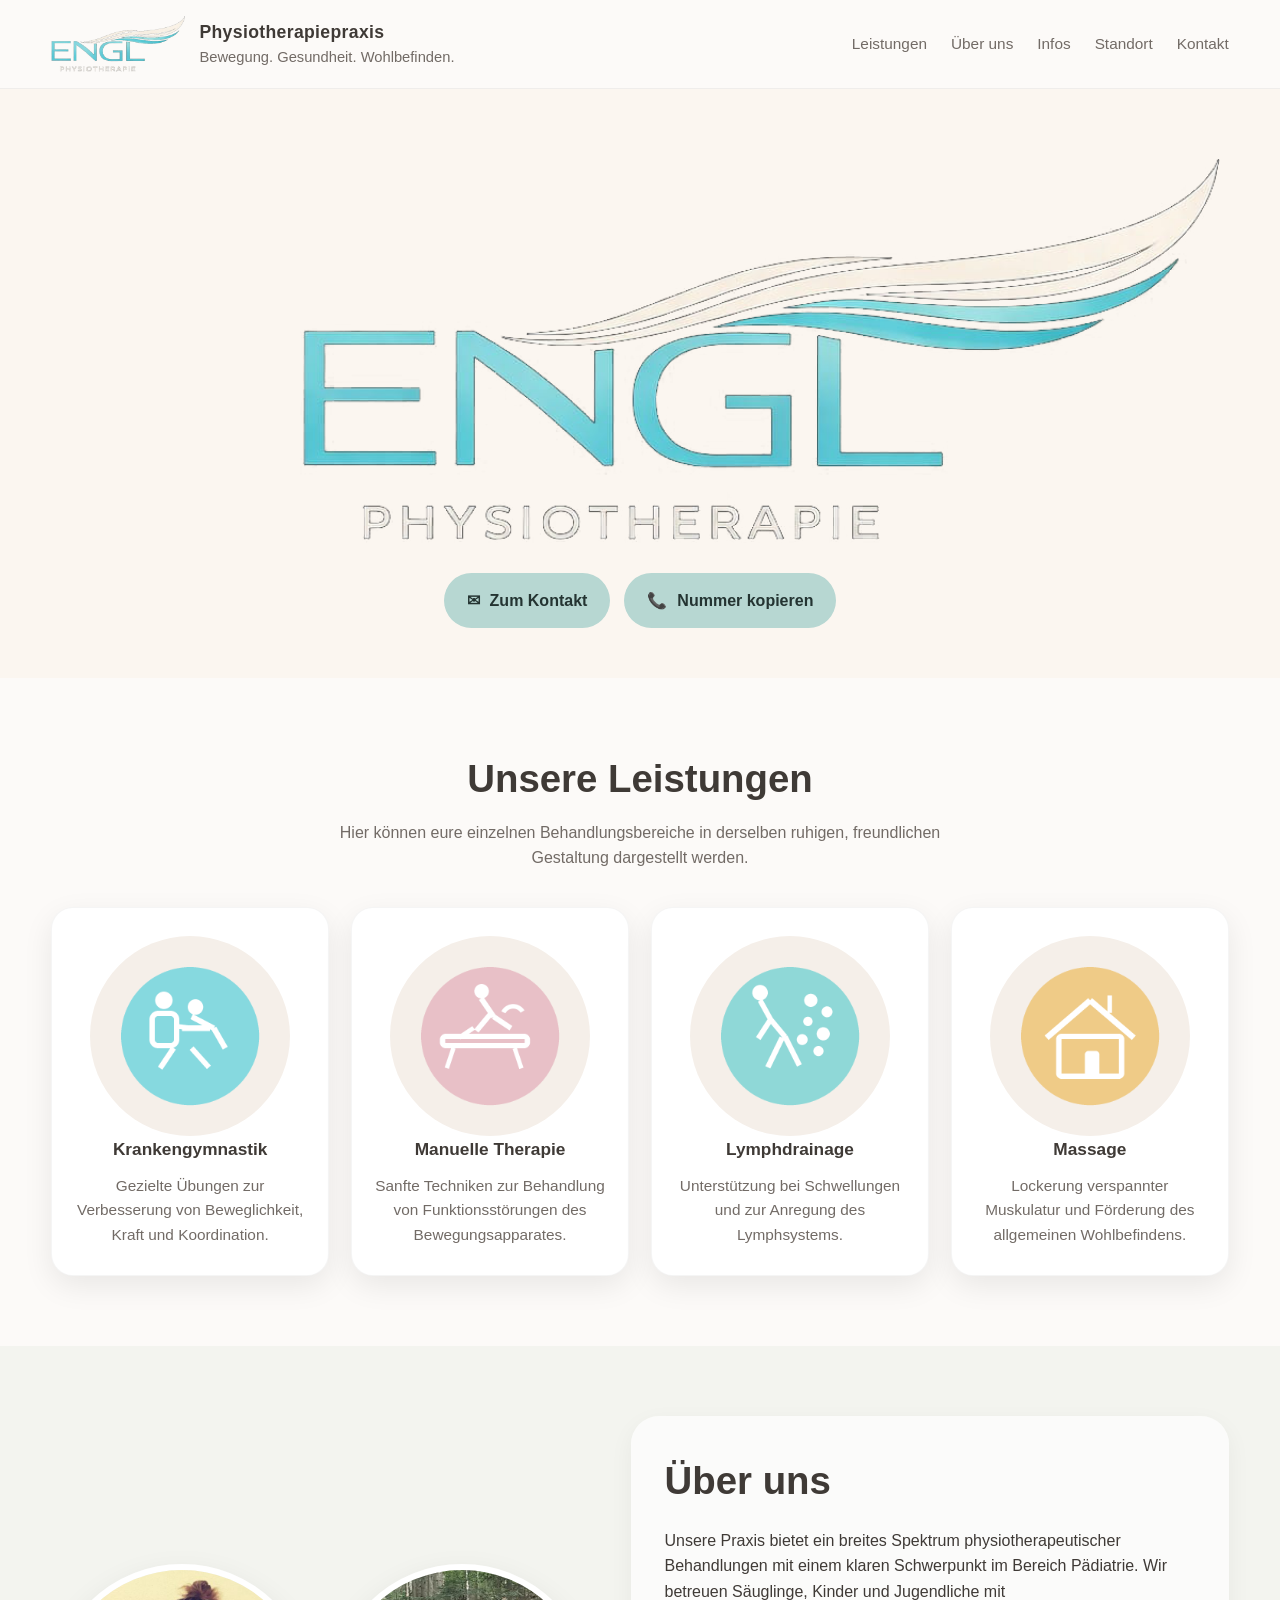
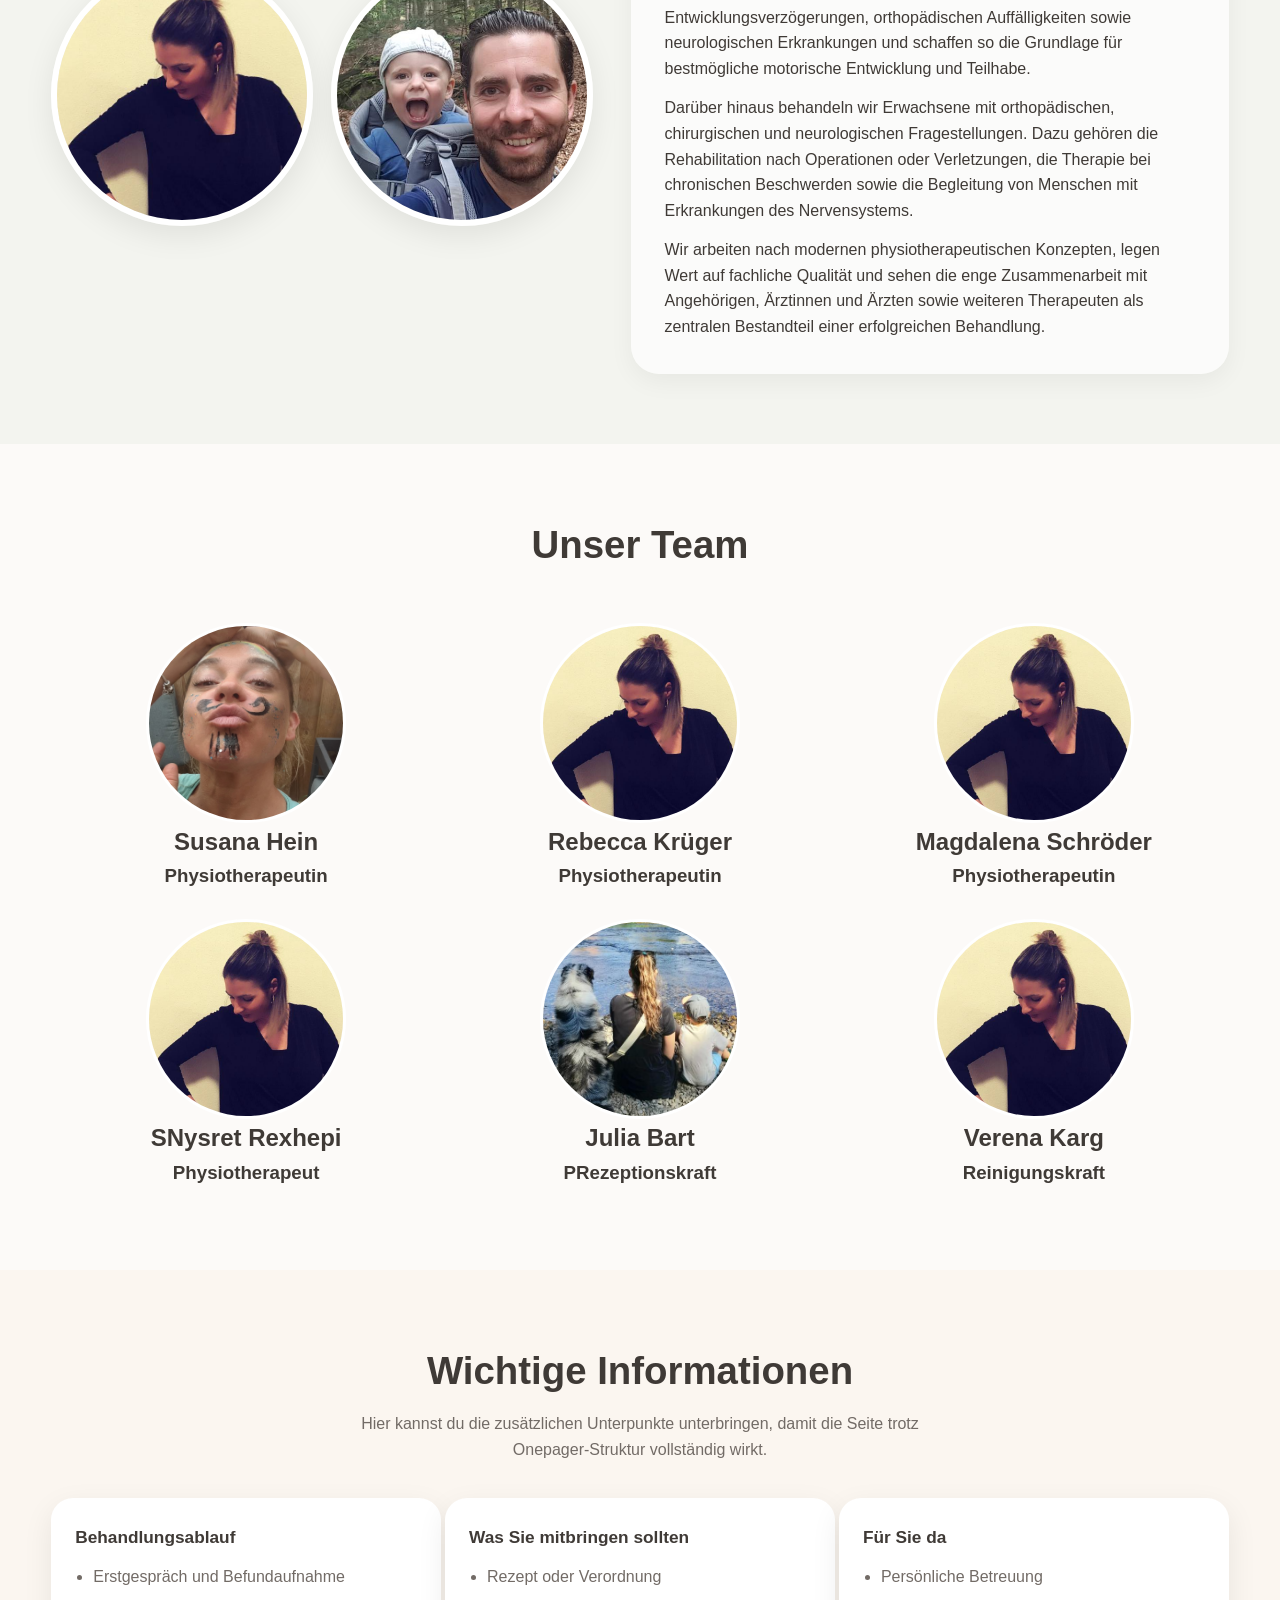
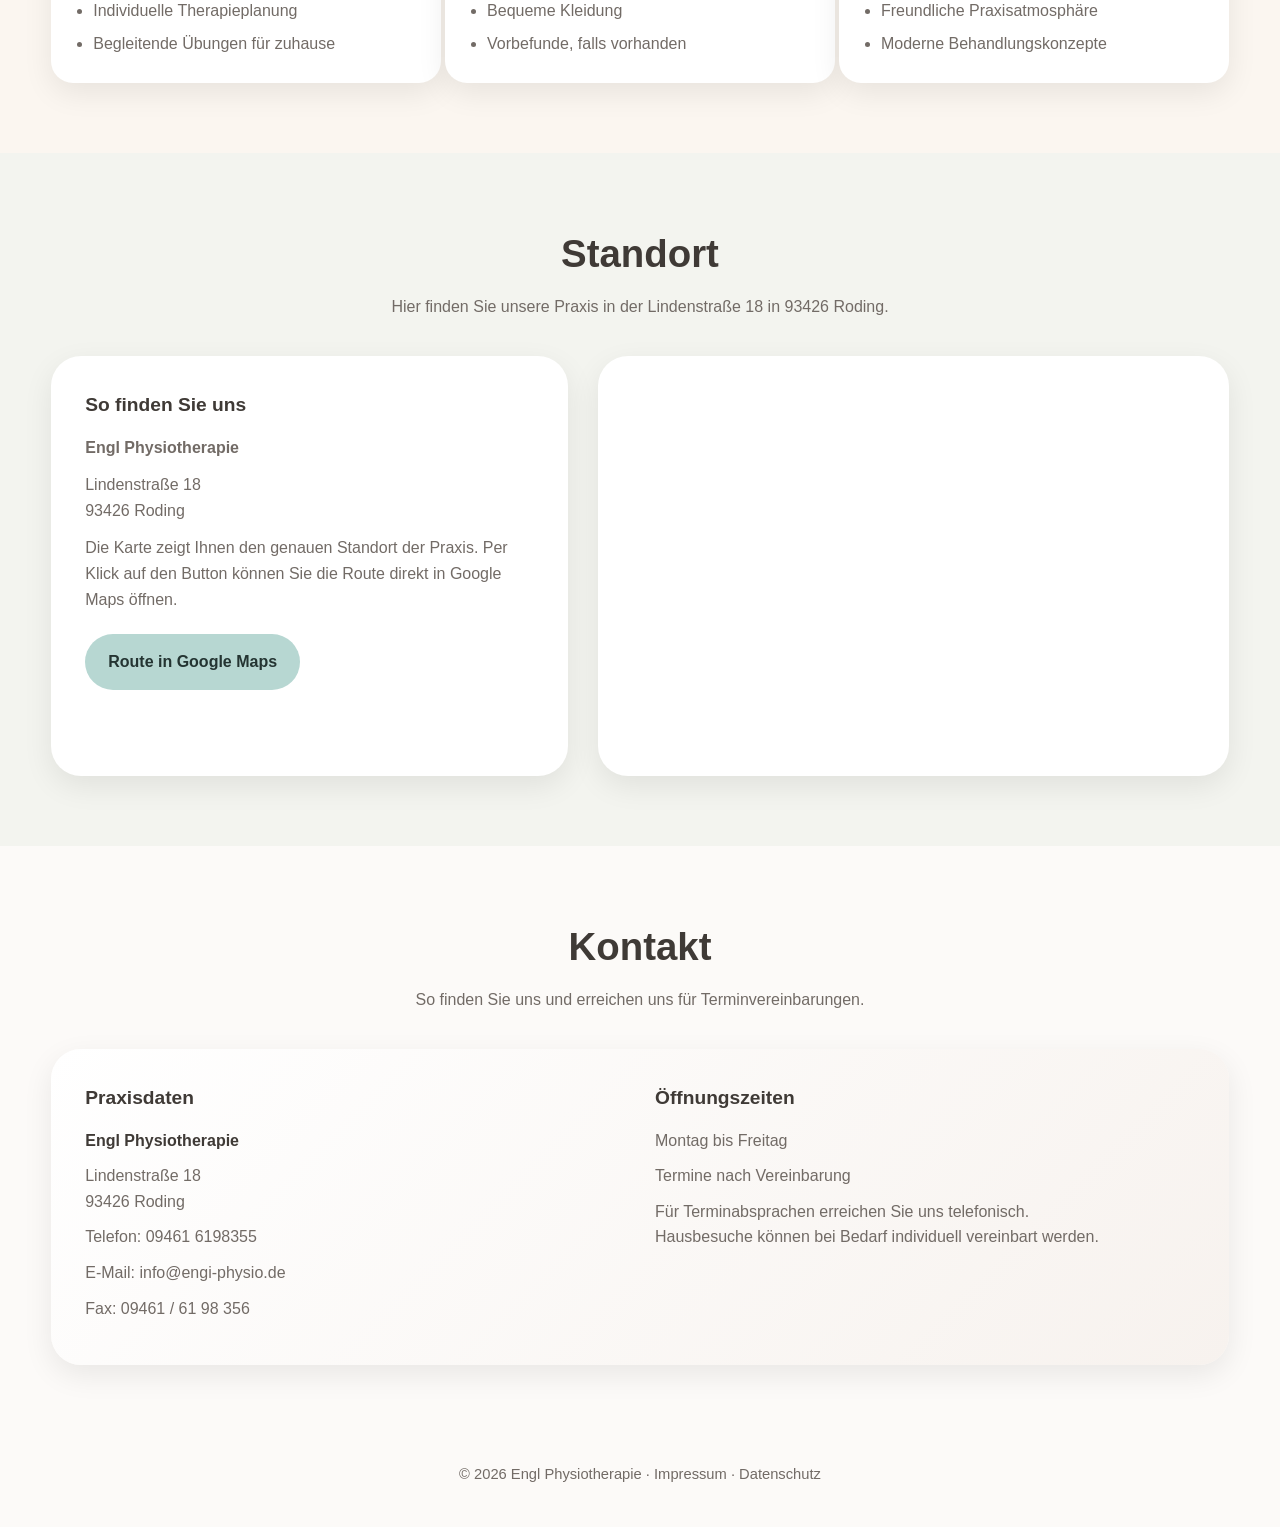
<file: index.html>
<!DOCTYPE html>
<html lang="de">
<head>
    <meta charset="UTF-8" />
    <meta name="viewport" content="width=device-width, initial-scale=1.0" />
    <title>Physiotherapiepraxis – Onepager</title>
    <style>
        :root {
            --bg: #fcfaf8;
            --text: #3f3a36;
            --muted: #726b66;
            --primary: #b7d7d2;
            --primary-dark: #8cb9b2;
            --accent: #f3d8d8;
            --soft-beige: #f5efe9;
            --soft-gray: #F3F4EF;
            --card: #ffffff;
            --shadow: 0 10px 30px rgba(0,0,0,0.08);
            --radius: 22px;
            --max: 1180px;
        }

        * {
            box-sizing: border-box;
            margin: 0;
            padding: 0;
        }

        html {
            scroll-behavior: smooth;
        }

        body {
            font-family: Arial, Helvetica, sans-serif;
            background: var(--bg);
            color: var(--text);
            line-height: 1.6;
        }

        img {
            max-width: 100%;
            display: block;
        }

        a {
            color: inherit;
            text-decoration: none;
        }

        .container {
            width: min(92%, var(--max));
            margin: 0 auto;
        }

        /* Header */
        header {
            position: sticky;
            top: 0;
            z-index: 50;
            background: rgba(252, 250, 248, 0.92);
            backdrop-filter: blur(10px);
            border-bottom: 1px solid rgba(0,0,0,0.05);
        }

        .header-inner {
            display: flex;
            align-items: center;
            justify-content: space-between;
            padding: 16px 0;
            gap: 20px;
        }

        .logo {
            display: flex;
            align-items: center;
            gap: 14px;
        }

            .logo img {
                height: 56px;
                width: auto;
                object-fit: contain;
            }

        .logo-text {
            display: flex;
            flex-direction: column;
        }

            .logo-text strong {
                font-size: 1.1rem;
                letter-spacing: 0.02em;
            }

            .logo-text span {
                font-size: 0.92rem;
                color: var(--muted);
            }

        nav {
            display: flex;
            gap: 24px;
            flex-wrap: wrap;
            font-size: 0.96rem;
            color: var(--muted);
        }

            nav a:hover {
                color: var(--text);
            }

        /* Hero */
        .hero {
            padding: 70px 0 50px;
            background: #FBF6F0;
        }

        .hero-grid {
            display: grid;
            grid-template-columns: 1.15fr 0.85fr;
            gap: 40px;
            align-items: center;
        }

        /* center the logo section horizontally */
        #logo .hero-grid {
            display: flex;
            justify-content: center;
            align-items: center;
        }

        /* ensure the hero content is stacked and centered */
        .hero-content {
            display: flex;
            flex-direction: column;
            align-items: center;
            gap: 12px;
            width: 100%;
            text-align: center;
            overflow: hidden;
        }

            .hero-content img {
                display: block;
                width: min(100%, 920px);
                height: auto;
                margin: 0 auto;
            }

        .hero-logo {
            max-width: min(100%, 920px);
            transform: translateX(120px);
        }

            .hero-content h1 {
                font-size: clamp(2rem, 4vw, 3.4rem);
                line-height: 1.12;
                margin-bottom: 20px;
            }

            .hero-content p {
                font-size: 1.05rem;
                color: var(--muted);
                max-width: 58ch;
                margin-bottom: 28px;
            }

        .hero-buttons {
            display: flex;
            gap: 14px;
            flex-wrap: wrap;
            margin-top: 18px;
        }

        .btn {
            display: inline-flex;
            align-items: center;
            justify-content: center;
            gap: 10px;
            padding: 14px 22px;
            border-radius: 999px;
            font: inherit;
            font-size: 1rem;
            font-weight: 600;
            transition: 0.2s ease;
            white-space: nowrap;
            cursor: pointer;
        }

        .btn-icon {
            display: inline-flex;
            align-items: center;
            justify-content: center;
            font-size: 1rem;
            line-height: 1;
        }

        .btn-label-short {
            display: none;
        }

        .mobile-only {
            display: none;
        }

        .btn-primary {
            background: var(--primary);
            color: #243432;
            border: 1px solid transparent;
        }

            .btn-primary:hover {
                background: var(--primary-dark);
            }

        .btn-secondary {
            background: var(--primary);
            color: #243432;
            border: 1px solid transparent;
        }

            .btn-secondary:hover {
                background: var(--primary-dark);
            }

        .hero-image-wrap {
            position: relative;
        }

        .hero-image {
            background: var(--soft-beige);
            border-radius: 32px;
            overflow: hidden;
            box-shadow: var(--shadow);
            min-height: 420px;
        }

            .hero-image img {
                width: 100%;
                height: 100%;
                object-fit: cover;
            }

        /* Sections */
        section {
            padding: 70px 0;
        }

        .section-head {
            text-align: center;
            margin-bottom: 36px;
        }

            .section-head h2 {
                font-size: clamp(1.8rem, 3vw, 2.6rem);
                margin-bottom: 10px;
            }

            .section-head p {
                color: var(--muted);
                max-width: 70ch;
                margin: 0 auto;
            }

        /* Leistungen */
        .services-grid {
            display: grid;
            grid-template-columns: repeat(4, 1fr);
            gap: 22px;
        }

        .service-card {
            background: var(--card);
            border-radius: var(--radius);
            box-shadow: var(--shadow);
            padding: 28px 22px;
            text-align: center;
            border: 1px solid rgba(0,0,0,0.04);
        }

        .service-icon {
            width: 200px;
            height: 200px;
            margin: 0 auto 0px;
            display: flex;
            align-items: center;
            justify-content: center;
            background: var(--soft-beige);
            border-radius: 50%;
            padding: 2px;
        }

        .service-card h3 {
            font-size: 1.08rem;
            margin-bottom: 10px;
        }

        .service-card p {
            color: var(--muted);
            font-size: 0.96rem;
        }

        /* Über uns */
        .about {
            background: var(--soft-gray);
        }

        .about-grid {
            display: grid;
            grid-template-columns: 0.95fr 1.05fr;
            gap: 38px;
            align-items: center;
        }

        .about-images {
            display: grid;
            grid-template-columns: repeat(2, 1fr);
            gap: 18px;
        }

            .about-images img {
                aspect-ratio: 1 / 1;
                object-fit: cover;
                border-radius: 50%;
                box-shadow: var(--shadow);
                border: 6px solid #fff;
            }

        .about-text-card {
            background: rgba(255,255,255,0.7);
            border-radius: 28px;
            padding: 34px;
            box-shadow: 0 8px 24px rgba(0,0,0,0.05);
        }

            .about-text-card h2 {
                margin-bottom: 16px;
                font-size: clamp(1.8rem, 3vw, 2.4rem);
            }

            .about-text-card p {
                color: var(--text);
                margin-bottom: 14px;
            }

                .about-text-card p:last-child {
                    margin-bottom: 0;
                }

        /* Zusatzinfos / Unterpunkte */
        .info-grid {
            display: grid;
            grid-template-columns: repeat(3, 1fr);
            gap: 4px;
        }

        /* center each team item vertically and horizontally inside its grid cell */
        #teams > div {
            display: flex;
            flex-direction: column;
            align-items: center;
            justify-content: flex-start;
            text-align: center;
            padding: 12px;
        }

        .info-card {
            background: #fff;
            border-radius: var(--radius);
            box-shadow: var(--shadow);
            padding: 26px 24px;
        }

            .info-card h3 {
                margin-bottom: 12px;
                font-size: 1.08rem;
            }

            .info-card ul {
                padding-left: 18px;
                color: var(--muted);
            }

        .info-card li + li {
            margin-top: 8px;
        }

        /* Standort */
        .location-section {
            background: var(--soft-gray);
        }

        .location-box {
            display: grid;
            grid-template-columns: 0.9fr 1.1fr;
            gap: 30px;
            align-items: stretch;
        }

        .location-copy,
        .map-embed {
            background: #fff;
            border-radius: 30px;
            box-shadow: var(--shadow);
            overflow: hidden;
        }

        .location-copy {
            padding: 34px;
        }

        .location-copy h3 {
            margin-bottom: 14px;
            font-size: 1.2rem;
        }

        .location-copy p {
            color: var(--muted);
            margin-bottom: 12px;
        }

        .location-copy p:last-of-type {
            margin-bottom: 22px;
        }

        .map-embed iframe {
            display: block;
            width: 100%;
            min-height: 420px;
            border: 0;
        }


        /* Kontakt */
        .contact-box {
            background: linear-gradient(135deg, #ffffff 0%, #f7f2ee 100%);
            border-radius: 30px;
            padding: 34px;
            box-shadow: var(--shadow);
            display: grid;
            grid-template-columns: 1fr 1fr;
            gap: 30px;
        }

        .contact-details h3,
        .contact-times h3 {
            margin-bottom: 14px;
            font-size: 1.2rem;
        }

        .contact-details p,
        .contact-times p {
            color: var(--muted);
            margin-bottom: 10px;
        }

        .contact-details strong {
            color: var(--text);
        }

        footer {
            padding: 28px 0 40px;
            color: var(--muted);
            font-size: 0.92rem;
            text-align: center;
        }

        /* Responsive */
        @media (max-width: 1050px) {
            .services-grid {
                grid-template-columns: repeat(2, 1fr);
            }

            .info-grid {
                grid-template-columns: 2fr;
            }
        }

        @media (max-width: 860px) {
            .hero-grid,
            .about-grid,
            .location-box,
            .contact-box {
                grid-template-columns: 1fr;
            }

            .header-inner {
                flex-direction: column;
                align-items: flex-start;
            }

            .logo img {
                height: 48px;
            }

            .logo-text strong {
                font-size: 1rem;
            }

            .logo-text span {
                font-size: 0.88rem;
            }

            nav {
                width: 100%;
                justify-content: flex-start;
                gap: 12px 18px;
                font-size: 0.92rem;
            }

            .hero {
                padding-top: 40px;
            }

            .hero-image {
                min-height: 300px;
            }

            .hero-logo {
                transform: translateX(72px);
            }

        }

        @media (max-width: 600px) {
            .services-grid,
            .about-images {
                grid-template-columns: 1fr;
            }

            .hero-buttons {
                width: min(100%, 340px);
                flex-wrap: nowrap;
                justify-content: center;
                gap: 10px;
            }

            .hero-buttons .btn {
                flex: 1 1 0;
                min-width: 0;
                padding: 12px 10px;
                font-size: 0.88rem;
                gap: 7px;
            }

            .btn-label-full {
                display: none;
            }

            .btn-label-short {
                display: inline;
            }

            .desktop-only {
                display: none;
            }

            .mobile-only {
                display: inline-flex;
            }

            .hero-logo {
                transform: translateX(36px);
            }

            .logo {
                gap: 10px;
            }

            .logo img {
                height: 40px;
            }

            .logo-text strong {
                font-size: 0.94rem;
            }

            .logo-text span {
                font-size: 0.82rem;
            }

            .about-images img {
                max-width: 280px;
                margin: 0 auto;
            }

            .about-text-card,
            .contact-box,
            .service-card,
            .info-card {
                padding: 22px;
            }
        }

        .rund {
            border-radius: 200px;
            -moz-border-radius: 200px;
            -webkit-border-radius: 200px;
            width: 200px;
            height: 200px;
            border: 3px solid white;
            -ms-align-content: inherit;
            -webkit-align-content: inherit;
            align-content: inherit;
        }

        .team-card {
            background: #fff;
            border-radius: var(--radius);
            box-shadow: var(--shadow);
            padding: 16px 14px;
        }
    </style>
</head>
<body>

    <header>
        <div class="container header-inner">
            <a href="#top" class="logo">
                <img src="logo_transparent.png" alt="Logo der Praxis" />
                <div class="logo-text">
                    <strong>Physiotherapiepraxis</strong>
                    <span>Bewegung. Gesundheit. Wohlbefinden.</span>
                </div>
            </a>

            <nav>
                <a href="#leistungen">Leistungen</a>
                <a href="#ueber-uns">Über uns</a>
                <a href="#infos">Infos</a>
                <a href="#standort">Standort</a>
                <a href="#kontakt">Kontakt</a>
            </nav>
        </div>
    </header>

    <main id="top">
        <section id="logo" class="hero">
            <div class="container hero-grid">
                <div class="hero-content">
                    <img class="hero-logo" src="logo_transparent.png" alt="Logo der Praxis" />
                    <div class="hero-buttons">
                        <a class="btn btn-primary desktop-only" href="#kontakt">
                            <span class="btn-icon" aria-hidden="true">&#9993;</span>
                            <span class="btn-label-full">Zum Kontakt</span>
                            <span class="btn-label-short">Kontakt</span>
                        </a>
                        <a class="btn btn-primary mobile-only" href="mailto:info@engi-physio.de">
                            <span class="btn-icon" aria-hidden="true">&#9993;</span>
                            <span class="btn-label-full">E-Mail schreiben</span>
                            <span class="btn-label-short">E-Mail</span>
                        </a>
                        <button class="btn btn-secondary desktop-only" type="button" data-copy-phone="09461 6198355">
                            <span class="btn-icon" aria-hidden="true">&#128222;</span>
                            <span class="btn-label-full">Nummer kopieren</span>
                            <span class="btn-label-short">Telefon</span>
                        </button>
                        <a class="btn btn-secondary mobile-only" href="tel:+4994616198355">
                            <span class="btn-icon" aria-hidden="true">&#128222;</span>
                            <span class="btn-label-full">Jetzt anrufen</span>
                            <span class="btn-label-short">Anrufen</span>
                        </a>
                    </div>
                </div>
            </div>
        </section>

        <section id="leistungen">
            <div class="container">
                <div class="section-head">
                    <h2>Unsere Leistungen</h2>
                    <p>
                        Hier können eure einzelnen Behandlungsbereiche in derselben ruhigen,
                        freundlichen Gestaltung dargestellt werden.
                    </p>
                </div>

                <div class="services-grid">
                    <article class="service-card">
                        <div class="service-icon">
                            <img src="engi_icon_krankengymnastik.png" alt="Krankengymnastik Icon" />
                        </div>
                        <h3>Krankengymnastik</h3>
                        <p>Gezielte Übungen zur Verbesserung von Beweglichkeit, Kraft und Koordination.</p>
                    </article>

                    <article class="service-card">
                        <div class="service-icon">
                            <img src="engi_icon_manuelle_therapie.png" alt="Manuelle Therapie Icon" />
                        </div>
                        <h3>Manuelle Therapie</h3>
                        <p>Sanfte Techniken zur Behandlung von Funktionsstörungen des Bewegungsapparates.</p>
                    </article>

                    <article class="service-card">
                        <div class="service-icon">
                            <img src="engi_icon_lymphdrainage.png" alt="Lymphdrainage Icon" />
                        </div>
                        <h3>Lymphdrainage</h3>
                        <p>Unterstützung bei Schwellungen und zur Anregung des Lymphsystems.</p>
                    </article>

                    <article class="service-card">
                        <div class="service-icon">
                            <img src="engi_icon_hausbesuche.png" alt="Massage Icon" />
                        </div>
                        <h3>Massage</h3>
                        <p>Lockerung verspannter Muskulatur und Förderung des allgemeinen Wohlbefindens.</p>
                    </article>
                </div>
            </div>
        </section>

        <section id="ueber-uns" class="about">
            <div class="container about-grid">
                <div class="about-images">
                    <img src="natti.png" alt="Teammitglied 1" />
                    <img src="matti.png" alt="Teammitglied 2" />
                </div>

                <div class="about-text-card">
                    <h2>Über uns</h2>
                    <p>
                        Unsere Praxis bietet ein breites Spektrum physiotherapeutischer Behandlungen
                        mit einem klaren Schwerpunkt im Bereich Pädiatrie. Wir betreuen Säuglinge,
                        Kinder und Jugendliche mit Entwicklungsverzögerungen, orthopädischen
                        Auffälligkeiten sowie neurologischen Erkrankungen und schaffen so die
                        Grundlage für bestmögliche motorische Entwicklung und Teilhabe.
                    </p>

                    <p>
                        Darüber hinaus behandeln wir Erwachsene mit orthopädischen, chirurgischen
                        und neurologischen Fragestellungen. Dazu gehören die Rehabilitation nach
                        Operationen oder Verletzungen, die Therapie bei chronischen Beschwerden
                        sowie die Begleitung von Menschen mit Erkrankungen des Nervensystems.
                    </p>

                    <p>
                        Wir arbeiten nach modernen physiotherapeutischen Konzepten, legen Wert auf
                        fachliche Qualität und sehen die enge Zusammenarbeit mit Angehörigen,
                        Ärztinnen und Ärzten sowie weiteren Therapeuten als zentralen Bestandteil
                        einer erfolgreichen Behandlung.
                    </p>
                </div>
            </div>
        </section>

        <section id="team">
            <div class="container">
                <div class="section-head">
                    <h2>Unser Team</h2>
                </div>

                <div id="teams" class="info-grid">
                    <div>
                        <img src="susi.png" alt="Teammitglied 1" class="rund" />
                        <h2>Susana Hein</h2>
                        <h3>Physiotherapeutin</h3>
                    </div>

                    <div>
                        <img src="natti.png" alt="Teammitglied 1" class="rund" />
                        <h2>Rebecca Krüger</h2>
                        <h3>Physiotherapeutin</h3>
                    </div>

                    <div>
                        <img src="natti.png" alt="Teammitglied 1" class="rund" />
                        <h2>Magdalena Schröder</h2>
                        <h3>Physiotherapeutin</h3>
                    </div>

                    <div>
                        <img src="natti.png" alt="Teammitglied 1" class="rund" />
                        <h2>SNysret Rexhepi</h2>
                        <h3>Physiotherapeut</h3>
                    </div>

                    <div>
                        <img src="juli.png" alt="Teammitglied 1" class="rund" />
                        <h2>Julia Bart</h2>
                        <h3>PRezeptionskraft</h3>
                    </div>

                    <div>
                        <img src="natti.png" alt="Teammitglied 1" class="rund" />
                        <h2>Verena Karg</h2>
                        <h3>Reinigungskraft</h3>
                    </div>

                </div>
            </div>
        </section>

        <section id="infos" style="background: #FBF6F0">
            <div class="container">
                <div class="section-head">
                    <h2>Wichtige Informationen</h2>
                    <p>
                        Hier kannst du die zusätzlichen Unterpunkte unterbringen, damit die Seite trotz
                        Onepager-Struktur vollständig wirkt.
                    </p>
                </div>

                <div class="info-grid">
                    <article class="info-card">
                        <h3>Behandlungsablauf</h3>
                        <ul>
                            <li>Erstgespräch und Befundaufnahme</li>
                            <li>Individuelle Therapieplanung</li>
                            <li>Begleitende Übungen für zuhause</li>
                        </ul>
                    </article>

                    <article class="info-card">
                        <h3>Was Sie mitbringen sollten</h3>
                        <ul>
                            <li>Rezept oder Verordnung</li>
                            <li>Bequeme Kleidung</li>
                            <li>Vorbefunde, falls vorhanden</li>
                        </ul>
                    </article>

                    <article class="info-card">
                        <h3>Für Sie da</h3>
                        <ul>
                            <li>Persönliche Betreuung</li>
                            <li>Freundliche Praxisatmosphäre</li>
                            <li>Moderne Behandlungskonzepte</li>
                        </ul>
                    </article>
                </div>
            </div>
        </section>

        <section id="standort" class="location-section">
            <div class="container">
                <div class="section-head">
                    <h2>Standort</h2>
                    <p>Hier finden Sie unsere Praxis in der Lindenstra&szlig;e 18 in 93426 Roding.</p>
                </div>

                <div class="location-box">
                    <div class="location-copy">
                        <h3>So finden Sie uns</h3>
                        <p><strong>Engl Physiotherapie</strong></p>
                        <p>Lindenstra&szlig;e 18<br />93426 Roding</p>
                        <p>Die Karte zeigt Ihnen den genauen Standort der Praxis. Per Klick auf den Button k&ouml;nnen Sie die Route direkt in Google Maps &ouml;ffnen.</p>
                        <a class="btn btn-primary" href="https://www.google.com/maps/search/?api=1&query=Lindenstra%C3%9Fe+18%2C+93426+Roding" target="_blank" rel="noopener noreferrer">Route in Google Maps</a>
                    </div>

                    <div class="map-embed">
                        <iframe
                            src="https://www.google.com/maps/embed?pb=!1m18!1m12!1m3!1d1335142.9144680004!2d10.079709056249996!3d49.18726!2m3!1f0!2f0!3f0!3m2!1i1024!2i768!4f13.1!3m3!1m2!1s0x479ffd46845b93e3%3A0xec7e22934eb783b2!2sPhysiotherapie%20Engl!5e0!3m2!1sde!2sde!4v1719313470409!5m2!1sde!2sde"
                            allowfullscreen=""
                            loading="lazy"
                            referrerpolicy="no-referrer-when-downgrade"
                            title="Google Maps Karte der Praxis Engl Physiotherapie">
                        </iframe>
                    </div>
                </div>
            </div>
        </section>

        <section id="kontakt" >
            <div class="container">
                <div class="section-head">
                    <h2>Kontakt</h2>
                    <p>So finden Sie uns und erreichen uns für Terminvereinbarungen.</p>
                </div>

                <div class="contact-box">
                    <div class="contact-details">
                        <h3>Praxisdaten</h3>
                        <p><strong>Engl Physiotherapie</strong></p>
                        <p>Lindenstra&szlig;e 18<br />93426 Roding</p>
                        <p>Telefon: 09461 6198355</p>
                        <p>E-Mail: info@engi-physio.de</p>
                        <p>Fax: 09461 / 61 98 356</p>
                    </div>

                    <div class="contact-times">
                        <h3>Öffnungszeiten</h3>
                        <p>Montag bis Freitag</p>
                        <p>Termine nach Vereinbarung</p>
                        <p>
                            F&uuml;r Terminabsprachen erreichen Sie uns telefonisch.
                            <br />
                            Hausbesuche k&ouml;nnen bei Bedarf individuell vereinbart werden.
                        </p>
                    </div>
                </div>
            </div>
        </section>
    </main>

    <footer>
        <div class="container">
            &copy; 2026 Engl Physiotherapie &middot; Impressum &middot; Datenschutz
        </div>
    </footer>

    <script>
        document.querySelectorAll("[data-copy-phone]").forEach(function (button) {
            var fullLabel = button.querySelector(".btn-label-full");
            var shortLabel = button.querySelector(".btn-label-short");
            var defaultFull = fullLabel ? fullLabel.textContent : "";
            var defaultShort = shortLabel ? shortLabel.textContent : "";

            button.addEventListener("click", async function () {
                var phone = button.getAttribute("data-copy-phone");

                try {
                    await navigator.clipboard.writeText(phone);

                    if (fullLabel) {
                        fullLabel.textContent = "Nummer kopiert";
                    }

                    if (shortLabel) {
                        shortLabel.textContent = "Kopiert";
                    }

                    setTimeout(function () {
                        if (fullLabel) {
                            fullLabel.textContent = defaultFull;
                        }

                        if (shortLabel) {
                            shortLabel.textContent = defaultShort;
                        }
                    }, 1800);
                } catch (error) {
                    window.prompt("Telefonnummer kopieren:", phone);
                }
            });
        });
    </script>
</body>
</html>
</file>
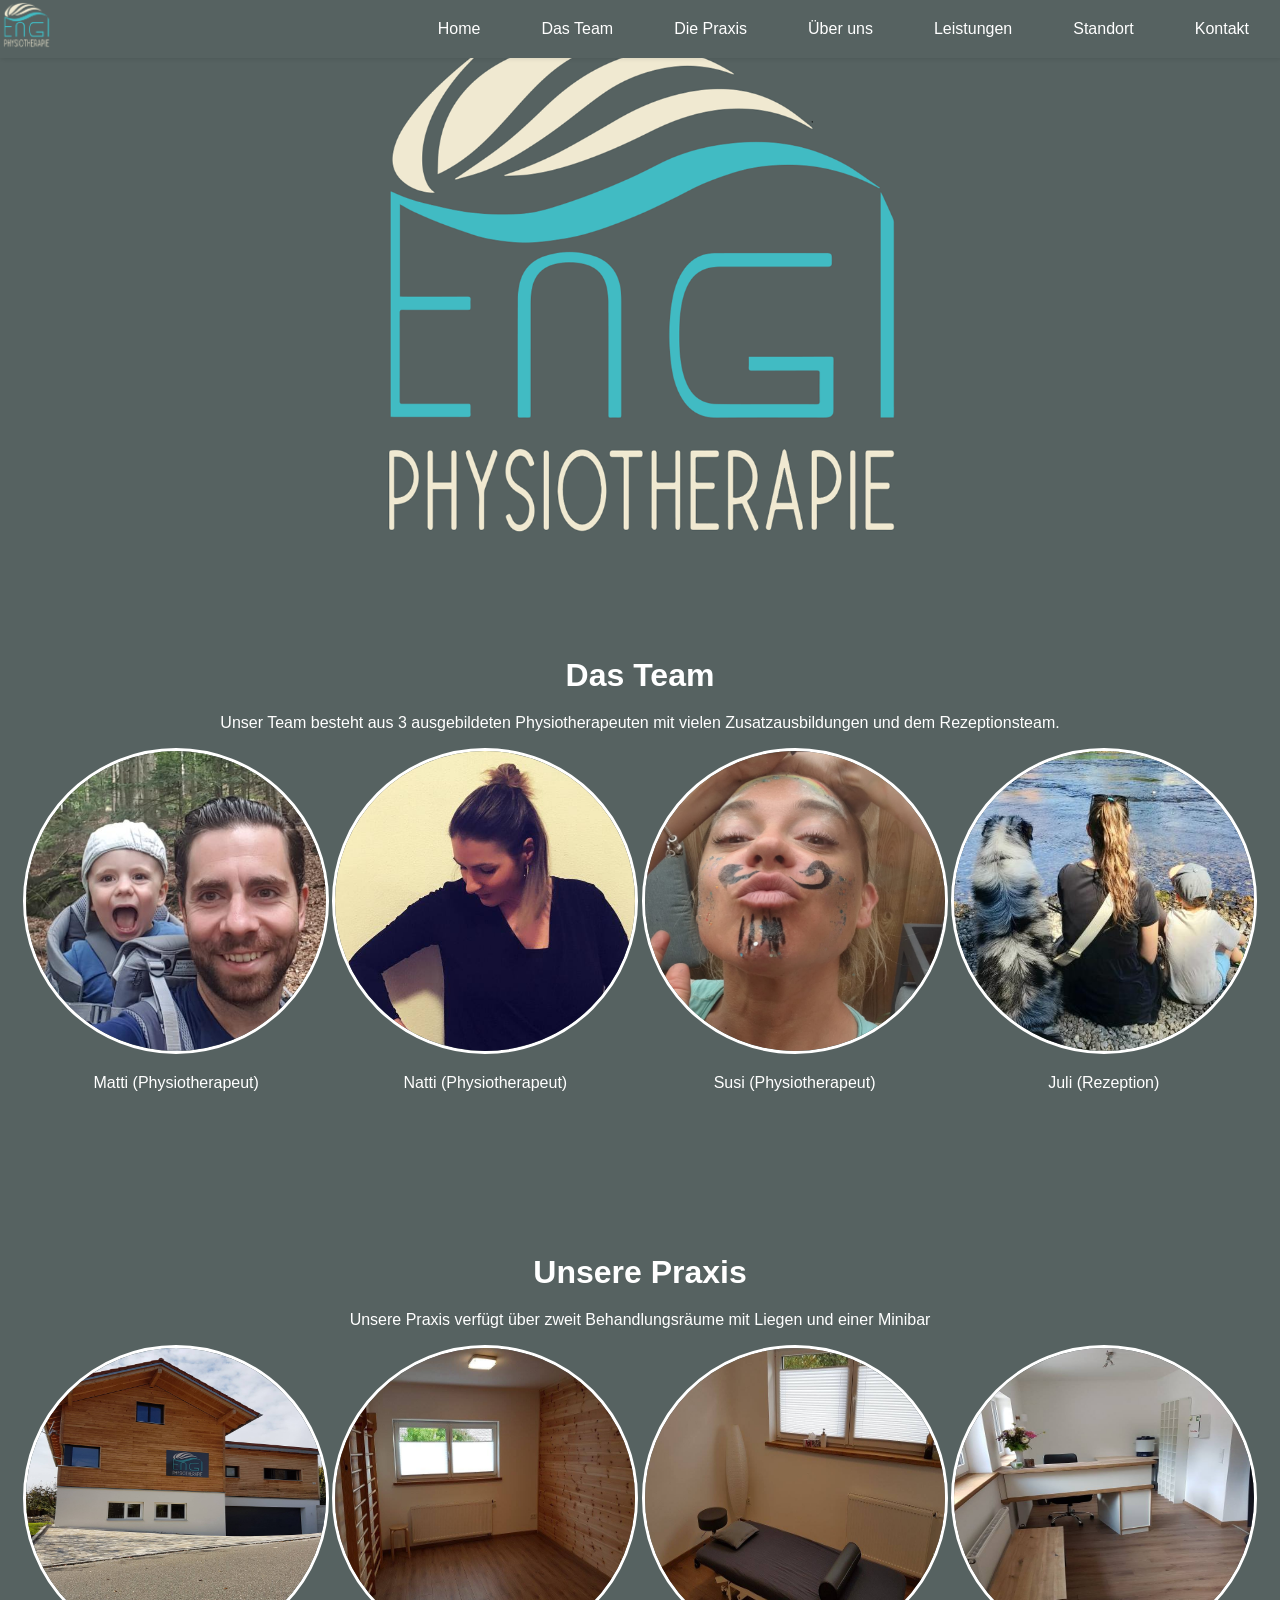
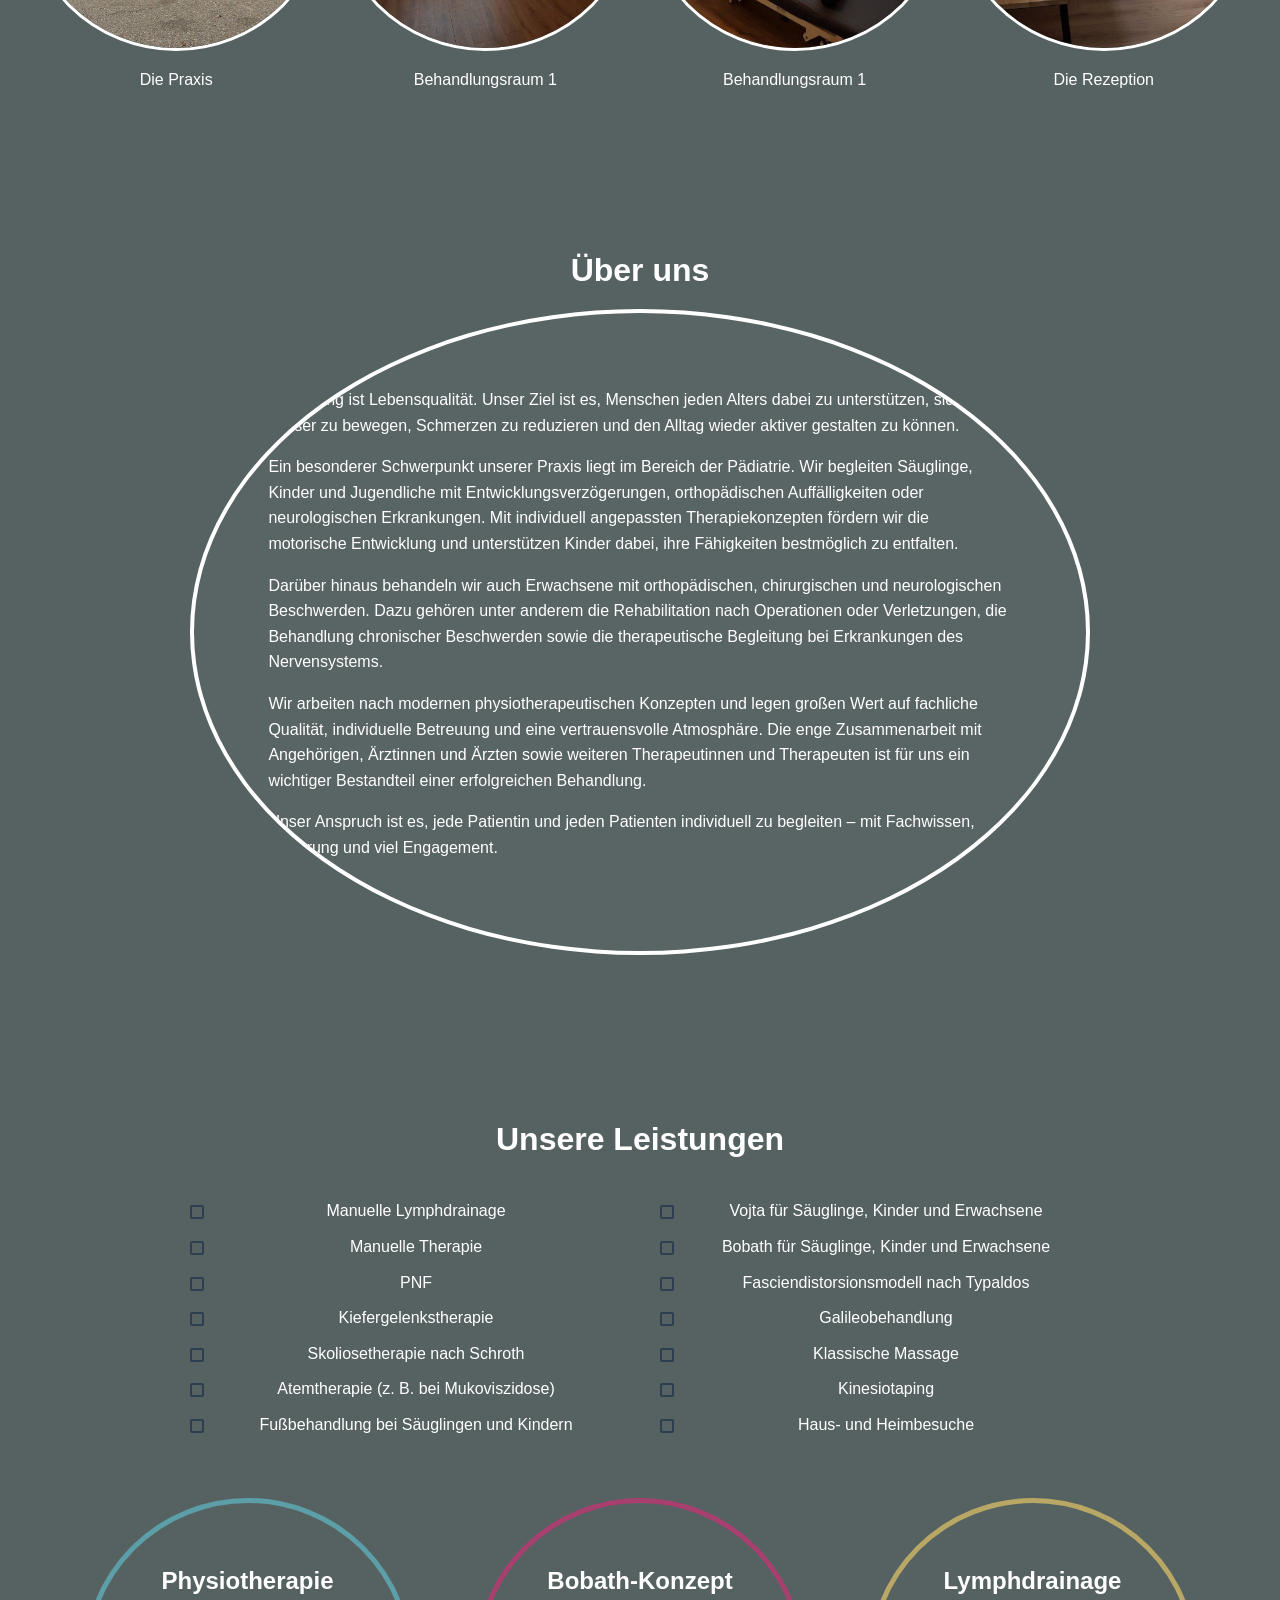
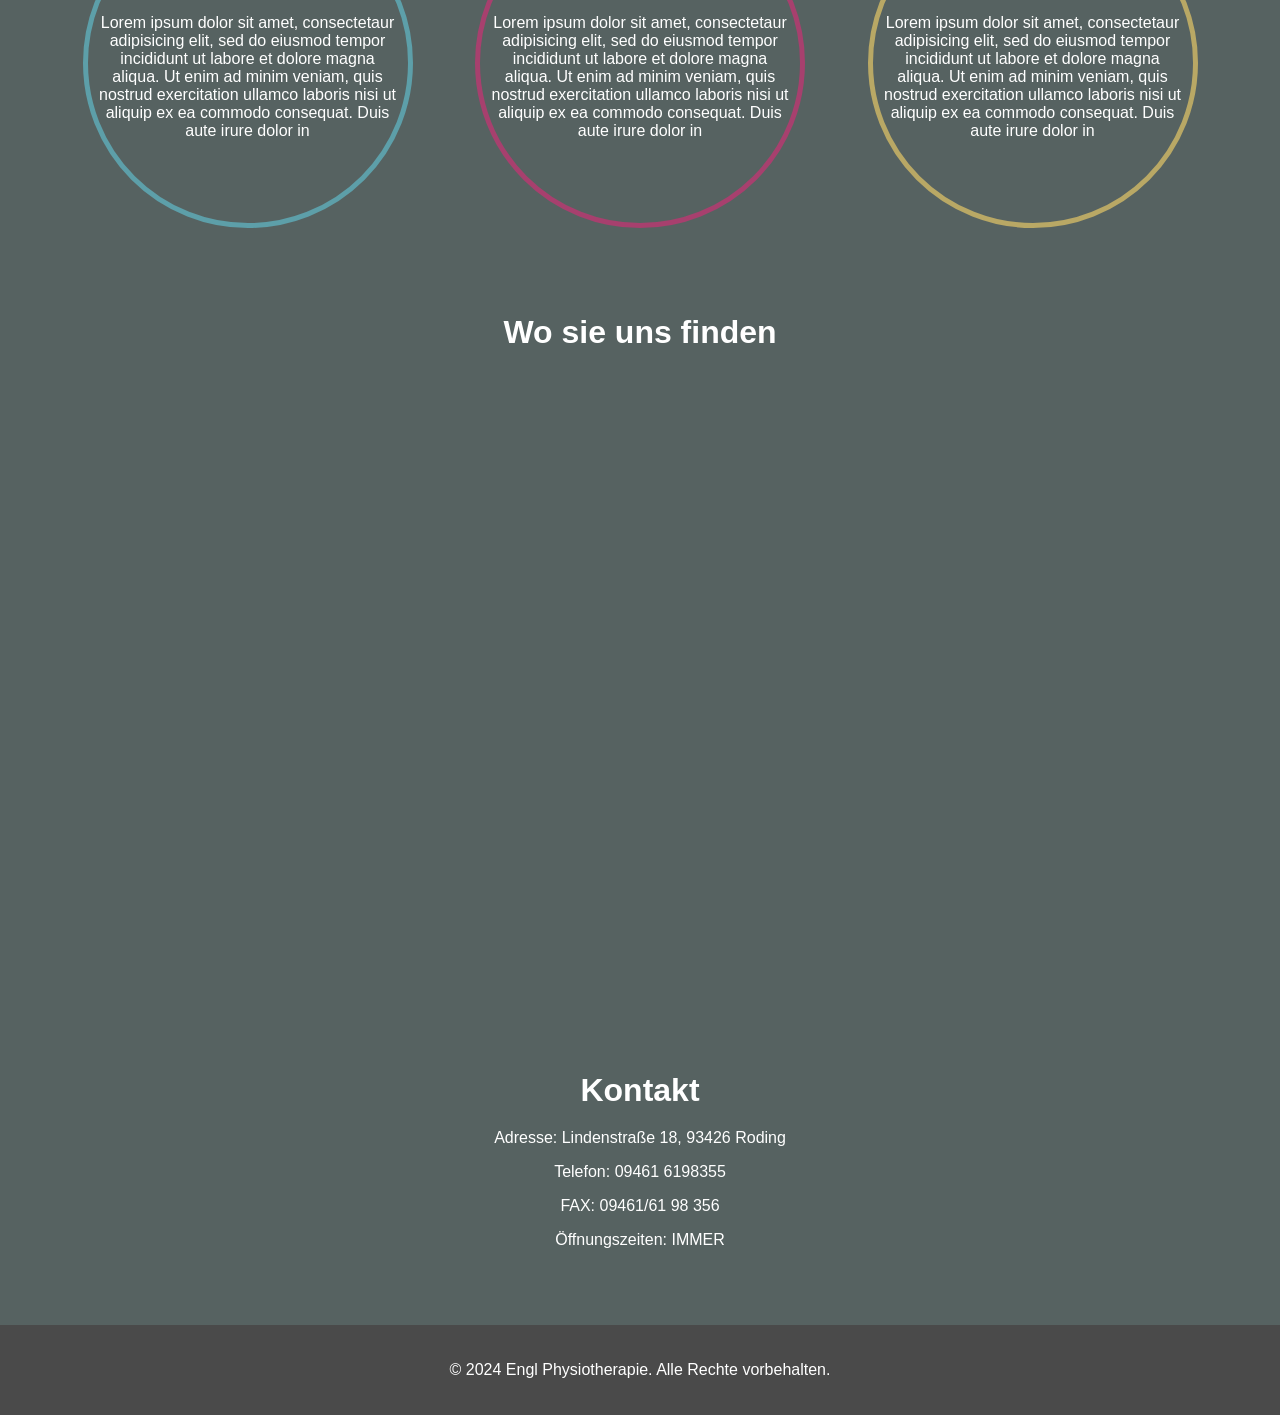
<file: Backup vom Server/index.html>
<!DOCTYPE html>
<html lang="de">
<head>
    <meta charset="UTF-8">
    <meta name="viewport" content="width=device-width, initial-scale=1.0">
    <title>Engl Physiotherapie</title>
    <link rel="stylesheet" href="styles.css">
</head>
<body>
    <header class="header">
        <img src="logo.png" alt="Engl Physiotherapie Logo" id="logo">


        <input class="menu-btn" type="checkbox" id="menu-btn" />
        <label class="menu-icon" for="menu-btn"><span class="navicon"></span></label>
        <ul class="menu">
            <li><a href="#home">Home</a></li>
            <li><a href="#team">Das Team</a></li>
            <li><a href="#praxis">Die Praxis</a></li>
            <li><a href="#aboutus">Über uns</a></li>
            <li><a href="#services">Leistungen</a></li>
            <li><a href="#map">Standort</a></li>
            <li><a href="#contact">Kontakt</a></li>
        </ul>

    </header>
    <section class="sections" id="home">
        <div class="hero-text">
            <!--<h1>Willkommen bei Engl Physiotherapie</h1>
              <p>Ihr Weg zum Wohlbefinden beginnt hier</p>
            <a href="#contact" class="btn">Termin Buchen</a>-->
        </div>
    </section>
    <section class="sections" id="team">
        <h2>Das Team</h2>
        <p>Unser Team besteht aus 3 ausgebildeten Physiotherapeuten mit vielen Zusatzausbildungen und dem Rezeptionsteam.</p>
        <div class="team">
            <div>
                <img src="matti.png" class="rund" />
                <p>Matti (Physiotherapeut)</p>
            </div>
            <div>
                <img src="natti.png" class="rund" />

                <p>Natti (Physiotherapeut)</p>
            </div>
            <div>
                <img src="susi.png" class="rund" />

                <p>Susi (Physiotherapeut)</p>
            </div>
            <div>
                <img src="juli.png" class="rund" />

                <p>Juli (Rezeption)</p>
            </div>
        </div>
    </section>
    <section class="sections" id="praxis">
        <h2>Unsere Praxis</h2>
        <p>Unsere Praxis verfügt über zweit Behandlungsräume mit Liegen und einer Minibar</p>
        <div class="team">
            <div>
                <img src="praxis.jpg" class="rund" />
                <p>Die Praxis</p>
            </div>
            <div>
                <img src="raum1.jpg" class="rund" />

                <p>Behandlungsraum 1</p>
            </div>
            <div>
                <img src="raum2.jpg" class="rund" />

                <p>Behandlungsraum 1</p>
            </div>
            <div>
                <img src="rezeption.jpg" class="rund" />

                <p>Die Rezeption</p>
            </div>
        </div>
    </section>
    <section class="sections" id="aboutus">
        <h2>Über uns</h2>
        <div class="aboutus_text">
            <p>
                Bewegung ist Lebensqualität. Unser Ziel ist es, Menschen jeden Alters dabei zu unterstützen,
                sich besser zu bewegen, Schmerzen zu reduzieren und den Alltag wieder aktiver gestalten zu können.
            </p>

            <p>
                Ein besonderer Schwerpunkt unserer Praxis liegt im Bereich der Pädiatrie. Wir begleiten
                Säuglinge, Kinder und Jugendliche mit Entwicklungsverzögerungen, orthopädischen Auffälligkeiten
                oder neurologischen Erkrankungen. Mit individuell angepassten Therapiekonzepten fördern wir
                die motorische Entwicklung und unterstützen Kinder dabei, ihre Fähigkeiten bestmöglich zu entfalten.
            </p>

            <p>
                Darüber hinaus behandeln wir auch Erwachsene mit orthopädischen, chirurgischen und neurologischen
                Beschwerden. Dazu gehören unter anderem die Rehabilitation nach Operationen oder Verletzungen,
                die Behandlung chronischer Beschwerden sowie die therapeutische Begleitung bei Erkrankungen
                des Nervensystems.
            </p>

            <p>
                Wir arbeiten nach modernen physiotherapeutischen Konzepten und legen großen Wert auf fachliche
                Qualität, individuelle Betreuung und eine vertrauensvolle Atmosphäre. Die enge Zusammenarbeit
                mit Angehörigen, Ärztinnen und Ärzten sowie weiteren Therapeutinnen und Therapeuten ist für uns
                ein wichtiger Bestandteil einer erfolgreichen Behandlung.
            </p>

            <p>
                Unser Anspruch ist es, jede Patientin und jeden Patienten individuell zu begleiten – mit
                Fachwissen, Erfahrung und viel Engagement.
            </p>
        </div>
    </section>
    <section class="sections" id="services">
        <h2>Unsere Leistungen</h2>
        <center>
            <section class="therapy-list">
                <ul>
                    <li>Manuelle Lymphdrainage</li>
                    <li>Manuelle Therapie</li>
                    <li>PNF</li>
                    <li>Kiefergelenkstherapie</li>
                    <li>Skoliosetherapie nach Schroth</li>
                    <li>Atemtherapie (z. B. bei Mukoviszidose)</li>
                    <li>Fußbehandlung bei Säuglingen und Kindern</li>
                    <li>Vojta für Säuglinge, Kinder und Erwachsene</li>
                    <li>Bobath für Säuglinge, Kinder und Erwachsene</li>
                    <li>Fasciendistorsionsmodell nach Typaldos</li>
                    <li>Galileobehandlung</li>
                    <li>Klassische Massage</li>
                    <li>Kinesiotaping</li>
                    <li>Haus- und Heimbesuche</li>
                </ul>
            </section>
            <div class="servicelist">
                <div id="circle" style="border-color: #5d9fa9;">
                    <p>
                        <br>
                        <h1>Physiotherapie</h1>
                        Lorem ipsum dolor sit amet, consectetaur adipisicing elit, sed do eiusmod tempor incididunt ut labore et dolore magna aliqua. Ut enim ad minim veniam, quis nostrud exercitation ullamco laboris nisi ut aliquip ex ea commodo consequat. Duis aute irure dolor in
                    </p>
                </div>
                <div id="circle" style="border-color: #a7406e;">
                    <p>
                        <br>
                        <h1>Bobath-Konzept</h1>
                        Lorem ipsum dolor sit amet, consectetaur adipisicing elit, sed do eiusmod tempor incididunt ut labore et dolore magna aliqua. Ut enim ad minim veniam, quis nostrud exercitation ullamco laboris nisi ut aliquip ex ea commodo consequat. Duis aute irure dolor in
                    </p>
                </div>
                <div id="circle" style="border-color: #b9a865;">
                    <p>
                        <br>
                        <h1>Lymphdrainage</h1>
                        Lorem ipsum dolor sit amet, consectetaur adipisicing elit, sed do eiusmod tempor incididunt ut labore et dolore magna aliqua. Ut enim ad minim veniam, quis nostrud exercitation ullamco laboris nisi ut aliquip ex ea commodo consequat. Duis aute irure dolor in
                    </p>
                </div>
            </div>
        </center>
    </section>
    <!--<section class="sections" id="testimonials">
        <h2>Was unsere Patienten sagen</h2>
        <div class="testimonials">
        </div>
    </section>-->

    <section class="map" id="map">
        <h2>Wo sie uns finden</h2>
        <iframe class="map" src="https://www.google.com/maps/embed?pb=!1m18!1m12!1m3!1d1335142.9144680004!2d10.079709056249996!3d49.18726!2m3!1f0!2f0!3f0!3m2!1i1024!2i768!4f13.1!3m3!1m2!1s0x479ffd46845b93e3%3A0xec7e22934eb783b2!2sPhysiotherapie%20Engl!5e0!3m2!1sde!2sde!4v1719313470409!5m2!1sde!2sde" margin-top="40px" width="100%" height="600" style="border:0;" allowfullscreen="" loading="lazy" referrerpolicy="no-referrer-when-downgrade"></iframe>
    </section>
    <section class="sections" id="contact">
        <h2>Kontakt</h2>
        <!--            <form>
                    <input type="text" name="name" placeholder="Ihr Name" required>
                    <input type="email" name="email" placeholder="Ihre E-Mail" required>
                    <input type="tel" name="phone" placeholder="Ihre Telefonnummer">
                    <textarea name="message" placeholder="Ihre Nachricht" required></textarea>
                    <button type="submit">Nachricht Senden</button>
                </form>-->
        <div class="contact-info">
            <p>Adresse: Lindenstra&szlig;e 18, 93426 Roding</p>
            <p>Telefon: 09461 6198355</p>
            <p>FAX: 09461/61 98 356</p>
            <p>Öffnungszeiten: IMMER</p>
        </div>
    </section>
    <footer>
        <div class="social-media">
            <!-- Social Media Links -->
        </div>
        <div class="footer-links">
            <!-- Quick Links -->
        </div>
        <p>&copy; 2024 Engl Physiotherapie. Alle Rechte vorbehalten.</p>
    </footer>
</body>
</html>
</file>
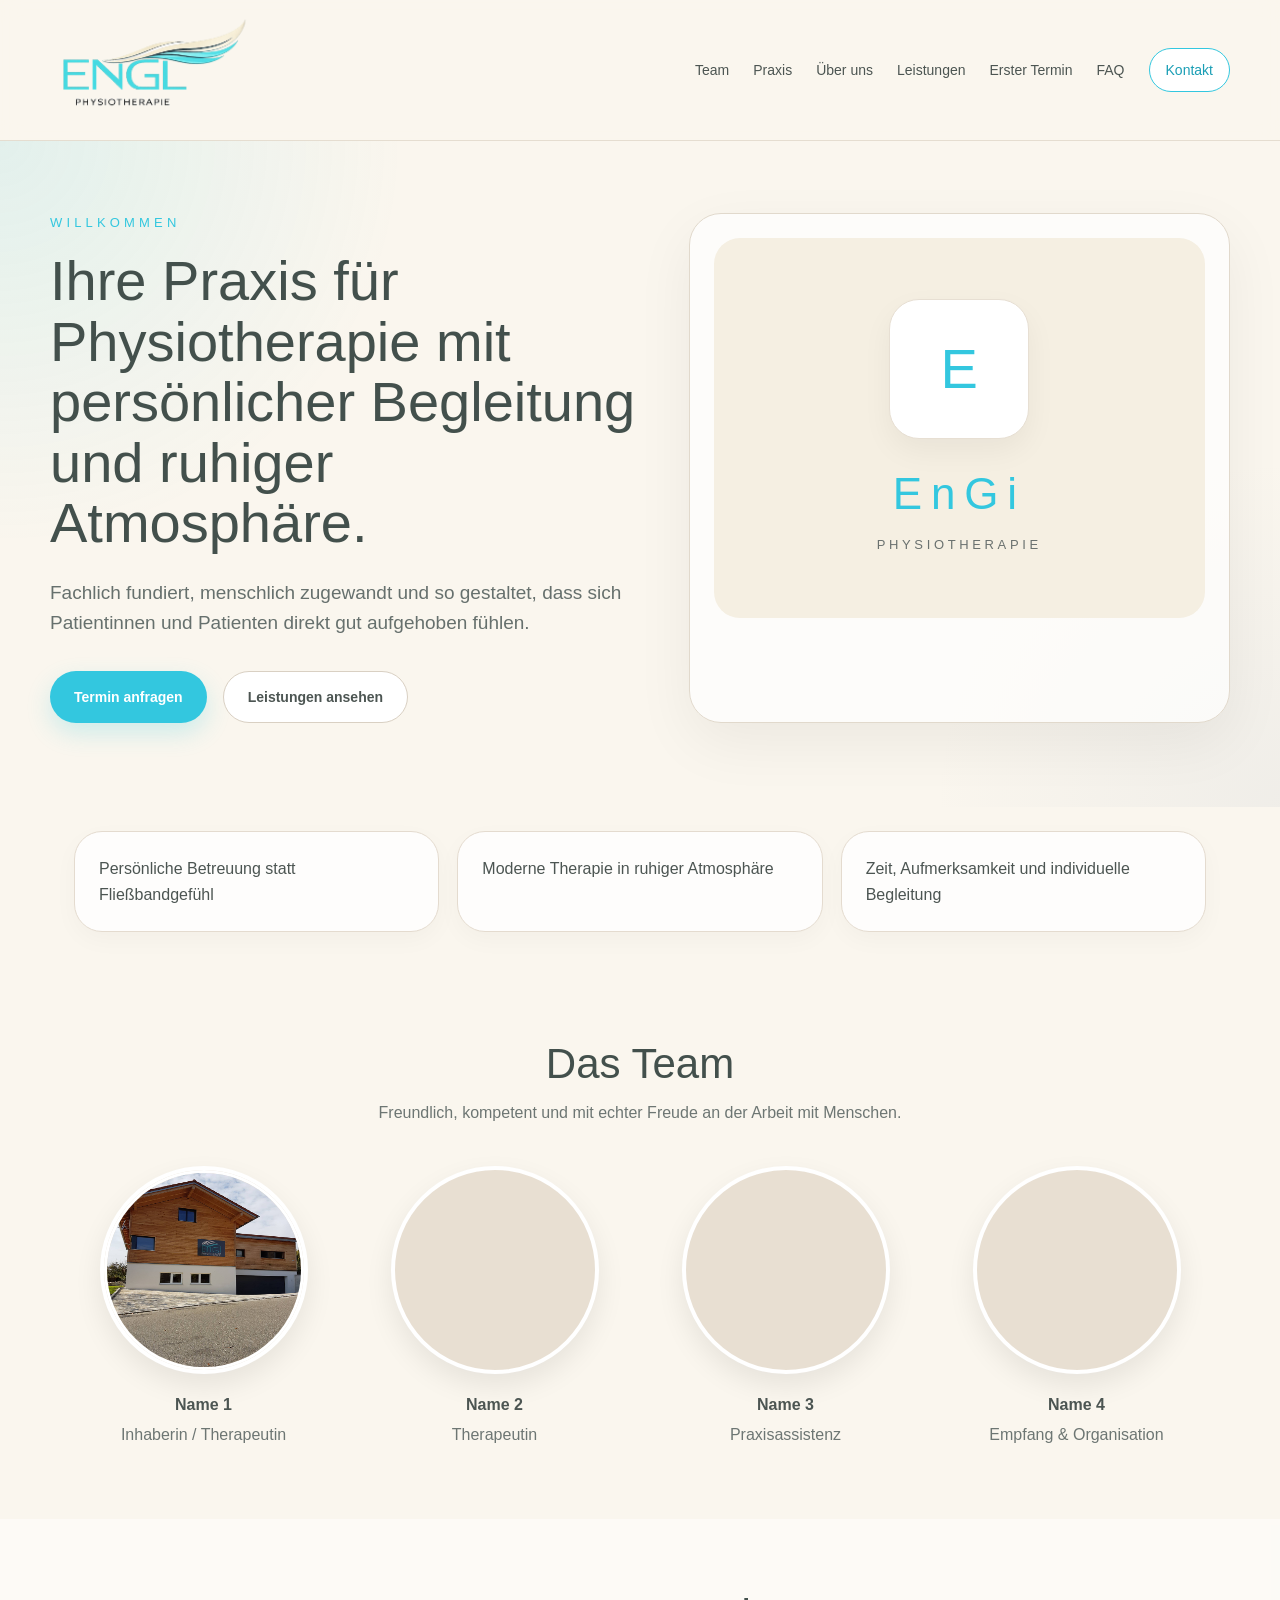
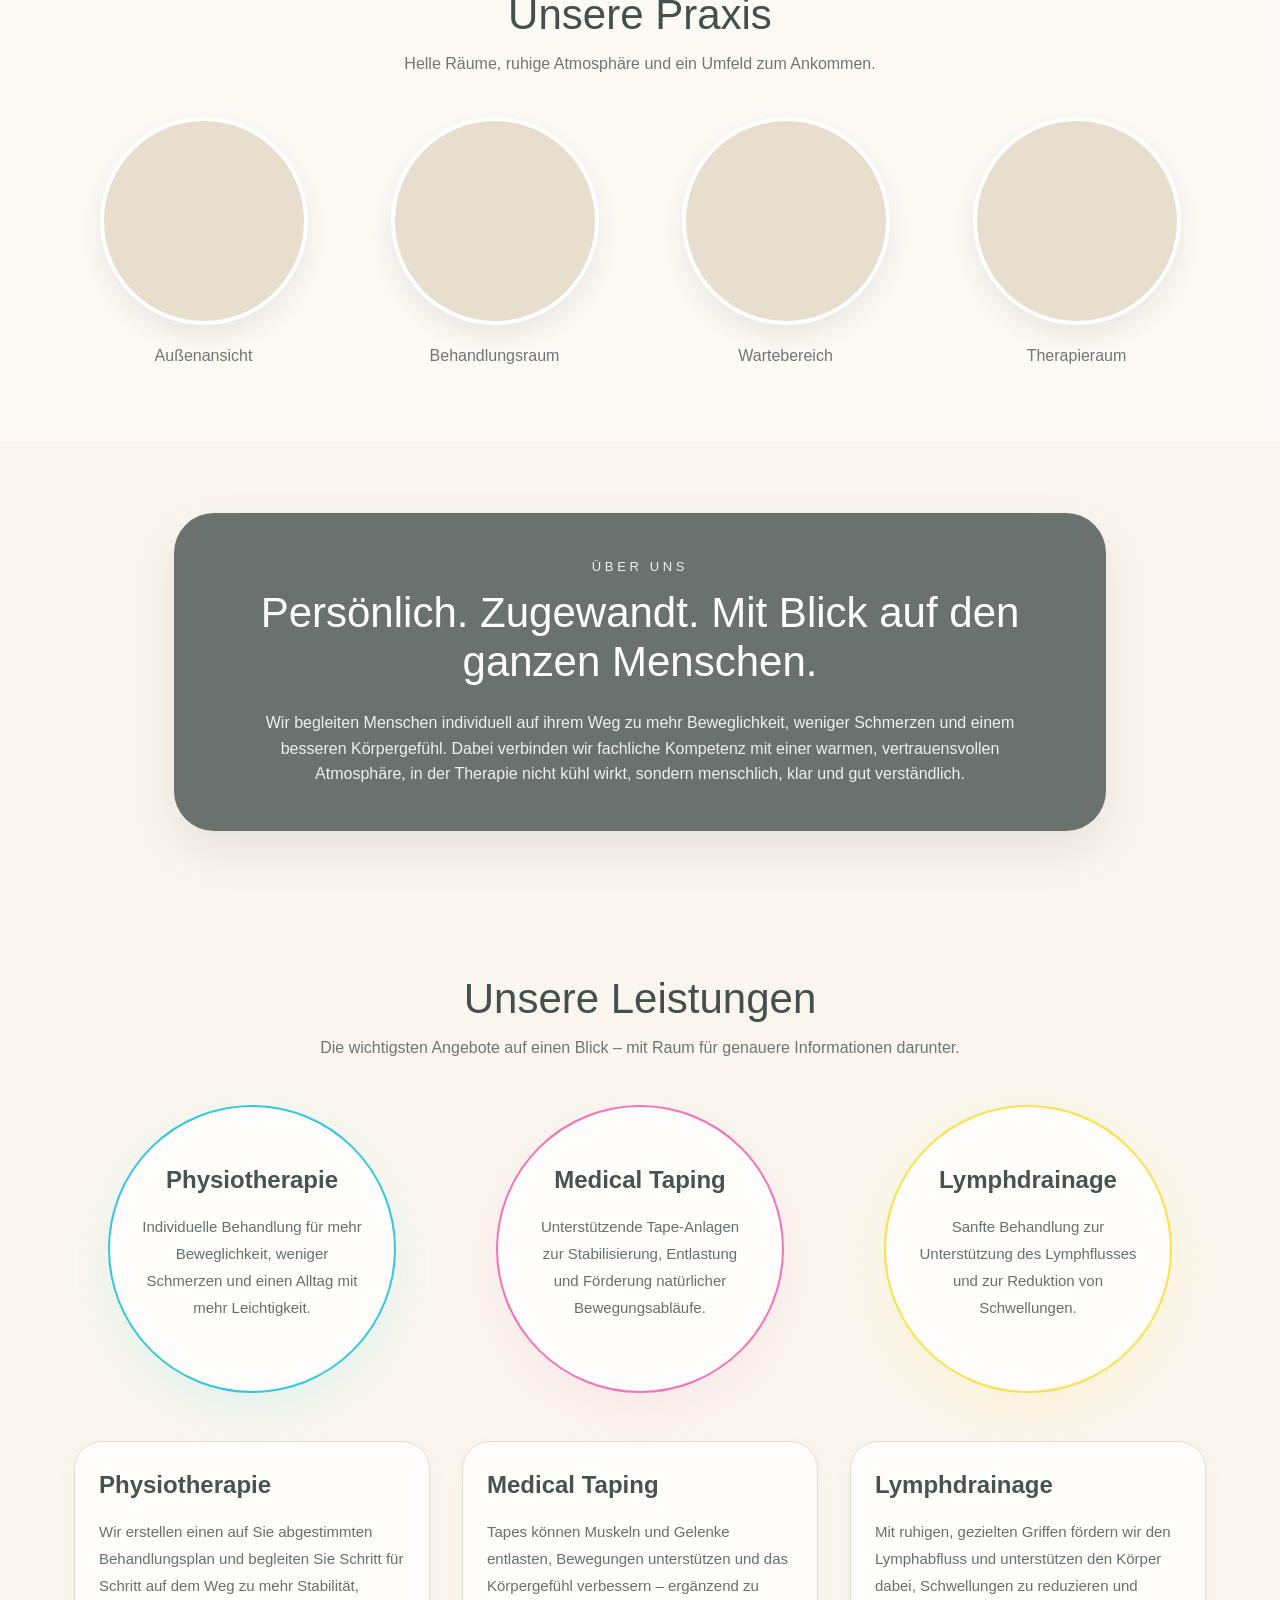
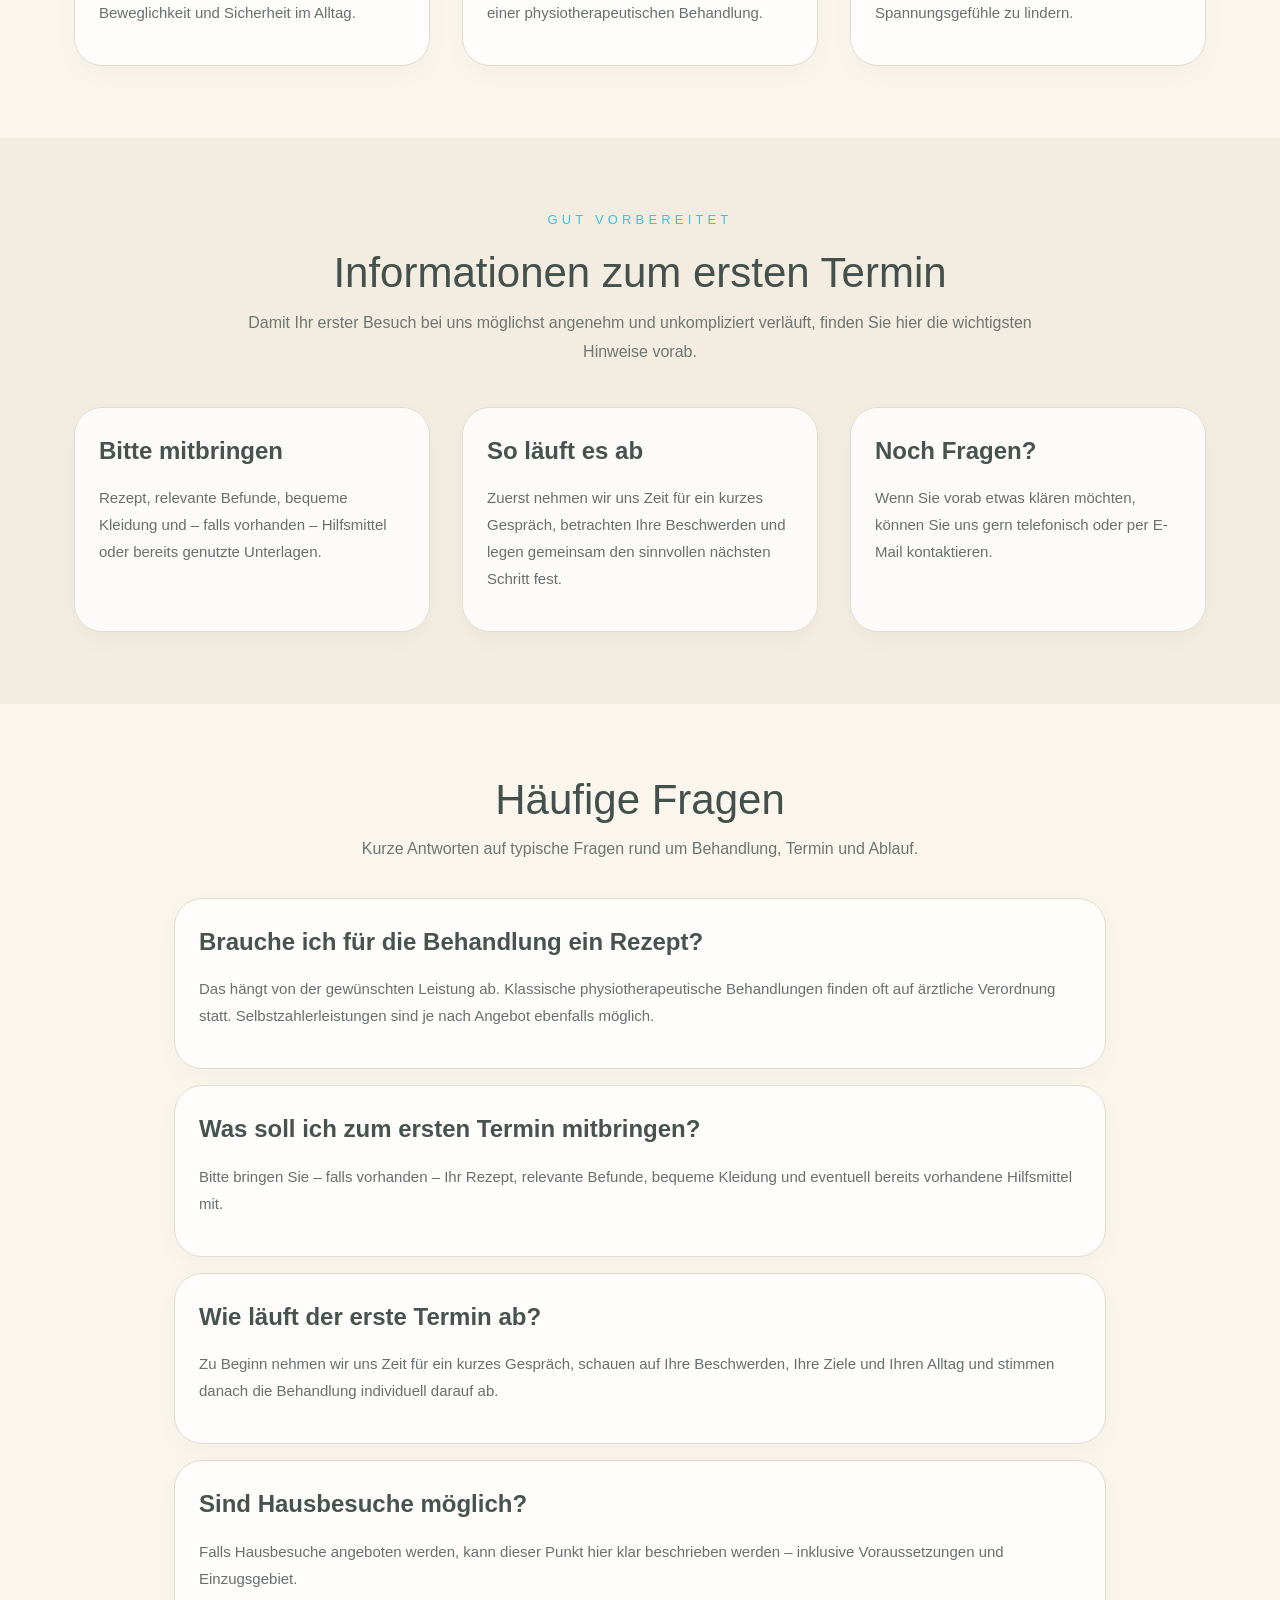
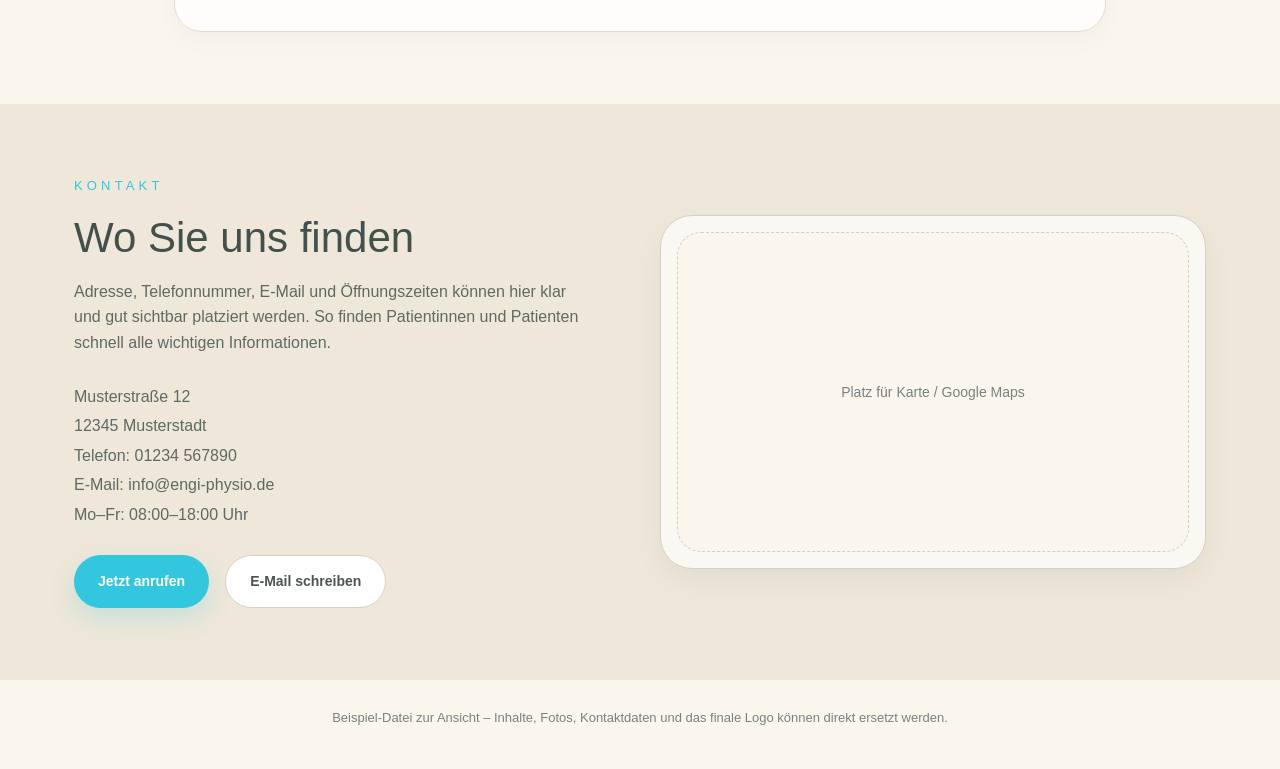
<file: index_alt.html>
<!DOCTYPE html>
<html lang="de">
<head>
  <meta charset="UTF-8" />
  <meta name="viewport" content="width=device-width, initial-scale=1.0" />
  <title>EnGi Physiotherapie</title>
  <style>
    :root{
      --bg:#FAF6EE;
      --bg-soft:#F5EFE2;
      --card:#FFFFFFCC;
      --text:#4C5552;
      --muted:#66706D;
      --line:#E5DDD0;
      --accent:#33C7DF;
      --sage:#6A716F;
      --contact:#EFE7D9;
      --pink:#F472B6;
      --yellow:#FDE047;
    }
    *{box-sizing:border-box}
    html{scroll-behavior:smooth}
    body{
      margin:0;
      font-family: Arial, Helvetica, sans-serif;
      color:var(--text);
      background:var(--bg);
      line-height:1.6;
    }
    a{text-decoration:none;color:inherit}
    .container{max-width:1180px;margin:0 auto;padding:0 24px}
    .header{
      position:sticky;top:0;z-index:50;
      backdrop-filter: blur(10px);
      background:rgba(250,246,238,.95);
      border-bottom:1px solid var(--line);
    }
    .header-inner{
      display:flex;align-items:center;justify-content:space-between;
      gap:24px;padding:16px 0;
    }
    .brand{display:flex;align-items:center;gap:16px}
    .logo-box{
      width:64px;height:64px;border-radius:18px;background:#fff;
      border:1px solid #e7dfd3;display:flex;align-items:center;justify-content:center;
      box-shadow:0 2px 10px rgba(0,0,0,.04);
      color:var(--accent);font-size:28px;font-weight:300;
    }
    .brand-copy .engi{
      color:var(--accent);font-size:24px;font-weight:300;letter-spacing:.35em;
    }
    .brand-copy .sub{
      color:var(--sage);font-size:11px;text-transform:uppercase;letter-spacing:.28em;
      margin-top:2px;
    }
    nav{display:flex;gap:24px;align-items:center;flex-wrap:wrap}
    nav a{font-size:14px;color:var(--text)}
    nav a:hover{color:var(--accent)}
    .btn-outline{
      border:1px solid var(--accent);color:#1a9eb5;padding:10px 16px;border-radius:999px;
      background:#fff;
    }
    .hero{
      position:relative;overflow:hidden;
      background:
        radial-gradient(circle at top left, rgba(51,199,223,.12), transparent 28%),
        radial-gradient(circle at bottom right, rgba(148,163,184,.10), transparent 24%);
    }
    .hero-grid{
      display:grid;grid-template-columns:1.05fr .95fr;gap:40px;
      padding:72px 0 84px;
    }
    .eyebrow{
      color:var(--accent);font-size:13px;text-transform:uppercase;letter-spacing:.32em;margin-bottom:18px;
    }
    h1{
      margin:0;
      font-size:56px;line-height:1.08;font-weight:300;color:#43504c;
      max-width:760px;
    }
    .hero p{
      max-width:620px;color:var(--muted);font-size:19px;margin:24px 0 0;
    }
    .actions{display:flex;gap:16px;flex-wrap:wrap;margin-top:32px}
    .btn{
      display:inline-flex;align-items:center;justify-content:center;
      padding:14px 24px;border-radius:999px;font-size:14px;font-weight:600;
      transition:.2s ease;
    }
    .btn-primary{
      background:var(--accent);color:#fff;box-shadow:0 10px 25px rgba(51,199,223,.22);
    }
    .btn-primary:hover{transform:translateY(-1px)}
    .btn-secondary{
      border:1px solid #d9d0c3;background:#fff;color:var(--text);
    }
    .hero-card{
      background:rgba(255,255,255,.7);border:1px solid #e1d9cc;border-radius:32px;
      padding:24px;box-shadow:0 20px 60px rgba(0,0,0,.06);
    }
    .hero-logo{
      min-height:380px;background:var(--bg-soft);border-radius:26px;
      display:flex;align-items:center;justify-content:center;flex-direction:column;text-align:center;padding:32px;
    }
    .hero-logo .mark{
      width:140px;height:140px;border-radius:30px;background:#fff;border:1px solid #e7dfd3;
      display:flex;align-items:center;justify-content:center;
      color:var(--accent);font-size:56px;font-weight:300;box-shadow:0 12px 30px rgba(0,0,0,.05);
    }
    .hero-logo .word{margin-top:20px;font-size:44px;color:var(--accent);font-weight:300;letter-spacing:.2em}
    .hero-logo .small{font-size:13px;text-transform:uppercase;letter-spacing:.28em;color:var(--sage);margin-top:6px}
    .section{padding:72px 0}
    .section-tight{padding:24px 0 36px}
    .grid-3{display:grid;grid-template-columns:repeat(3,1fr);gap:18px}
    .value-card,.detail-card,.info-card,.faq-item{
      background:rgba(255,255,255,.82);border:1px solid #e4dbcf;border-radius:28px;
      padding:24px;box-shadow:0 8px 24px rgba(0,0,0,.03);
    }
    .center{text-align:center}
    h2{
      font-size:42px;line-height:1.15;font-weight:300;margin:0;color:#43504c;
    }
    .subtext{margin-top:12px;color:#6d7673}
    .team-grid,.praxis-grid,.service-cards,.detail-grid,.info-grid{display:grid;gap:32px}
    .team-grid,.praxis-grid{grid-template-columns:repeat(4,1fr)}
    .service-cards,.detail-grid,.info-grid{grid-template-columns:repeat(3,1fr)}
    .circle-photo{
      width:208px;height:208px;margin:0 auto 18px;border-radius:50%;
      background:#e8dfd2;border:4px solid #fff;box-shadow:0 12px 28px rgba(0,0,0,.08);
    }
    .praxis-bg{background:rgba(255,255,255,.45)}
    .about-box{
      background:var(--sage);color:#fff;border-radius:40px;padding:44px 56px;
      box-shadow:0 20px 50px rgba(0,0,0,.08);
    }
    .about-box p, .about-box .eyebrow-lite{color:#edf1ef}
    .eyebrow-lite{
      font-size:13px;text-transform:uppercase;letter-spacing:.28em;margin-bottom:12px;
    }
    .circle-wrap{display:flex;justify-content:center}
    .service-circle{
      width:288px;height:288px;border-radius:50%;background:rgba(255,255,255,.82);
      display:flex;align-items:center;justify-content:center;text-align:center;padding:32px;
      border:2px solid #ddd;
    }
    .cyan{border-color:var(--accent);box-shadow:0 18px 45px rgba(34,211,238,.10)}
    .pink{border-color:var(--pink);box-shadow:0 18px 45px rgba(244,114,182,.10)}
    .yellow{border-color:var(--yellow);box-shadow:0 18px 45px rgba(253,224,71,.12)}
    .service-circle h3,.detail-card h3,.info-card h3,.faq-item h3{margin:0;color:#46534f;font-size:24px}
    .service-circle p,.detail-card p,.info-card p,.faq-item p{margin-top:14px;color:var(--muted);font-size:15px;line-height:1.8}
    .soft-bg{background:#F3ECE1}
    .contact-bg{background:var(--contact)}
    .contact-grid{
      display:grid;grid-template-columns:1fr 1fr;gap:40px;align-items:center;
    }
    .contact-card{
      background:rgba(255,255,255,.7);border:1px solid #d7cfc3;border-radius:32px;
      padding:16px;box-shadow:0 12px 30px rgba(0,0,0,.05);
    }
    .map-placeholder{
      min-height:320px;border-radius:24px;border:1px dashed #d6ccbf;background:var(--bg);
      display:flex;align-items:center;justify-content:center;color:#7a817f;font-size:14px;text-align:center;padding:20px;
    }
    .contact-list p{margin:4px 0;color:#5f6966}
    .footer{
      padding:28px 0 40px;color:#7a817f;font-size:13px;text-align:center;
    }
    @media (max-width: 1050px){
      .hero-grid,.contact-grid,.grid-3,.team-grid,.praxis-grid,.service-cards,.detail-grid,.info-grid{
        grid-template-columns:1fr 1fr;
      }
      .service-circle{width:100%;max-width:320px;height:320px}
      h1{font-size:46px}
      h2{font-size:36px}
    }
    @media (max-width: 760px){
      nav{display:none}
      .hero-grid,.contact-grid,.grid-3,.team-grid,.praxis-grid,.service-cards,.detail-grid,.info-grid{
        grid-template-columns:1fr;
      }
      .hero-grid{padding:48px 0 56px}
      h1{font-size:38px}
      h2{font-size:31px}
      .hero p{font-size:17px}
      .about-box{padding:32px 24px;border-radius:28px}
      .service-circle{width:288px;height:288px;max-width:none}
      .container{padding:0 18px}
      .circle-photo{width:190px;height:190px}
      .brand-copy .engi{font-size:21px}
    }
      .rund {
          border-radius: 200px;
          -moz-border-radius: 200px;
          -webkit-border-radius: 200px;
          width: 200px;
          height: 200px;
          border: 3px solid white;
      }
  </style>
</head>
<body>
  <header class="header">
    <div class="container header-inner">
      <div class="brand">
          <div>
              <img src="engl.png" style="height:100px; width:200px"/>
          </div>
      </div>
      <nav>
        <a href="#team">Team</a>
        <a href="#praxis">Praxis</a>
        <a href="#about">Über uns</a>
        <a href="#leistungen">Leistungen</a>
        <a href="#termin">Erster Termin</a>
        <a href="#faq">FAQ</a>
        <a class="btn-outline" href="#kontakt">Kontakt</a>
      </nav>
    </div>
  </header>

  <main>
    <section class="hero">
      <div class="container hero-grid">
        <div>
          <div class="eyebrow">Willkommen</div>
          <h1>Ihre Praxis für Physiotherapie mit persönlicher Begleitung und ruhiger Atmosphäre.</h1>
          <p>Fachlich fundiert, menschlich zugewandt und so gestaltet, dass sich Patientinnen und Patienten direkt gut aufgehoben fühlen.</p>
          <div class="actions">
            <a class="btn btn-primary" href="#kontakt">Termin anfragen</a>
            <a class="btn btn-secondary" href="#leistungen">Leistungen ansehen</a>
          </div>
        </div>
        <div class="hero-card">
          <div class="hero-logo">
            <div class="mark">E</div>
            <div class="word">EnGi</div>
            <div class="small">Physiotherapie</div>
          </div>
        </div>
      </div>
    </section>

    <section class="section-tight">
      <div class="container grid-3">
        <div class="value-card">Persönliche Betreuung statt Fließbandgefühl</div>
        <div class="value-card">Moderne Therapie in ruhiger Atmosphäre</div>
        <div class="value-card">Zeit, Aufmerksamkeit und individuelle Begleitung</div>
      </div>
    </section>

    <section id="team" class="section">
      <div class="container">
        <div class="center">
          <h2>Das Team</h2>
          <div class="subtext">Freundlich, kompetent und mit echter Freude an der Arbeit mit Menschen.</div>
        </div>
        <div class="team-grid" style="margin-top:40px">
          <div class="center">
              <div class="circle-photo">
                  <img src="praxis.jpg" class="rund" />
              </div>
            <div><strong>Name 1</strong></div>
            <div class="subtext" style="margin-top:4px">Inhaberin / Therapeutin</div>
          </div>
          <div class="center">
            <div class="circle-photo"></div>
            <div><strong>Name 2</strong></div>
            <div class="subtext" style="margin-top:4px">Therapeutin</div>
          </div>
          <div class="center">
            <div class="circle-photo"></div>
            <div><strong>Name 3</strong></div>
            <div class="subtext" style="margin-top:4px">Praxisassistenz</div>
          </div>
          <div class="center">
            <div class="circle-photo"></div>
            <div><strong>Name 4</strong></div>
            <div class="subtext" style="margin-top:4px">Empfang & Organisation</div>
          </div>
        </div>
      </div>
    </section>

    <section id="praxis" class="section praxis-bg">
      <div class="container">
        <div class="center">
          <h2>Unsere Praxis</h2>
          <div class="subtext">Helle Räume, ruhige Atmosphäre und ein Umfeld zum Ankommen.</div>
        </div>
        <div class="praxis-grid" style="margin-top:40px">
          <div class="center"><div class="circle-photo" style="background:#e7dece"></div><div class="subtext">Außenansicht</div></div>
          <div class="center"><div class="circle-photo" style="background:#e7dece"></div><div class="subtext">Behandlungsraum</div></div>
          <div class="center"><div class="circle-photo" style="background:#e7dece"></div><div class="subtext">Wartebereich</div></div>
          <div class="center"><div class="circle-photo" style="background:#e7dece"></div><div class="subtext">Therapieraum</div></div>
        </div>
      </div>
    </section>

    <section id="about" class="section">
      <div class="container" style="max-width:980px">
        <div class="about-box center">
          <div class="eyebrow-lite">Über uns</div>
          <h2 style="color:#fff">Persönlich. Zugewandt. Mit Blick auf den ganzen Menschen.</h2>
          <p style="max-width:760px;margin:24px auto 0">
            Wir begleiten Menschen individuell auf ihrem Weg zu mehr Beweglichkeit, weniger Schmerzen und einem besseren Körpergefühl. Dabei verbinden wir fachliche Kompetenz mit einer warmen, vertrauensvollen Atmosphäre, in der Therapie nicht kühl wirkt, sondern menschlich, klar und gut verständlich.
          </p>
        </div>
      </div>
    </section>

    <section id="leistungen" class="section">
      <div class="container">
        <div class="center">
          <h2>Unsere Leistungen</h2>
          <div class="subtext">Die wichtigsten Angebote auf einen Blick – mit Raum für genauere Informationen darunter.</div>
        </div>

        <div class="service-cards" style="margin-top:44px">
          <div class="circle-wrap">
            <div class="service-circle cyan">
              <div>
                <h3>Physiotherapie</h3>
                <p>Individuelle Behandlung für mehr Beweglichkeit, weniger Schmerzen und einen Alltag mit mehr Leichtigkeit.</p>
              </div>
            </div>
          </div>
          <div class="circle-wrap">
            <div class="service-circle pink">
              <div>
                <h3>Medical Taping</h3>
                <p>Unterstützende Tape-Anlagen zur Stabilisierung, Entlastung und Förderung natürlicher Bewegungsabläufe.</p>
              </div>
            </div>
          </div>
          <div class="circle-wrap">
            <div class="service-circle yellow">
              <div>
                <h3>Lymphdrainage</h3>
                <p>Sanfte Behandlung zur Unterstützung des Lymphflusses und zur Reduktion von Schwellungen.</p>
              </div>
            </div>
          </div>
        </div>

        <div class="detail-grid" style="margin-top:48px">
          <div class="detail-card">
            <h3>Physiotherapie</h3>
            <p>Wir erstellen einen auf Sie abgestimmten Behandlungsplan und begleiten Sie Schritt für Schritt auf dem Weg zu mehr Stabilität, Beweglichkeit und Sicherheit im Alltag.</p>
          </div>
          <div class="detail-card">
            <h3>Medical Taping</h3>
            <p>Tapes können Muskeln und Gelenke entlasten, Bewegungen unterstützen und das Körpergefühl verbessern – ergänzend zu einer physiotherapeutischen Behandlung.</p>
          </div>
          <div class="detail-card">
            <h3>Lymphdrainage</h3>
            <p>Mit ruhigen, gezielten Griffen fördern wir den Lymphabfluss und unterstützen den Körper dabei, Schwellungen zu reduzieren und Spannungsgefühle zu lindern.</p>
          </div>
        </div>
      </div>
    </section>

    <section id="termin" class="section soft-bg">
      <div class="container">
        <div class="center" style="max-width:840px;margin:0 auto">
          <div class="eyebrow">Gut vorbereitet</div>
          <h2>Informationen zum ersten Termin</h2>
          <div class="subtext" style="line-height:1.8">
            Damit Ihr erster Besuch bei uns möglichst angenehm und unkompliziert verläuft, finden Sie hier die wichtigsten Hinweise vorab.
          </div>
        </div>

        <div class="info-grid" style="margin-top:40px">
          <div class="info-card">
            <h3>Bitte mitbringen</h3>
            <p>Rezept, relevante Befunde, bequeme Kleidung und – falls vorhanden – Hilfsmittel oder bereits genutzte Unterlagen.</p>
          </div>
          <div class="info-card">
            <h3>So läuft es ab</h3>
            <p>Zuerst nehmen wir uns Zeit für ein kurzes Gespräch, betrachten Ihre Beschwerden und legen gemeinsam den sinnvollen nächsten Schritt fest.</p>
          </div>
          <div class="info-card">
            <h3>Noch Fragen?</h3>
            <p>Wenn Sie vorab etwas klären möchten, können Sie uns gern telefonisch oder per E-Mail kontaktieren.</p>
          </div>
        </div>
      </div>
    </section>

    <section id="faq" class="section">
      <div class="container" style="max-width:980px">
        <div class="center">
          <h2>Häufige Fragen</h2>
          <div class="subtext">Kurze Antworten auf typische Fragen rund um Behandlung, Termin und Ablauf.</div>
        </div>
        <div style="margin-top:36px;display:grid;gap:16px">
          <div class="faq-item">
            <h3>Brauche ich für die Behandlung ein Rezept?</h3>
            <p>Das hängt von der gewünschten Leistung ab. Klassische physiotherapeutische Behandlungen finden oft auf ärztliche Verordnung statt. Selbstzahlerleistungen sind je nach Angebot ebenfalls möglich.</p>
          </div>
          <div class="faq-item">
            <h3>Was soll ich zum ersten Termin mitbringen?</h3>
            <p>Bitte bringen Sie – falls vorhanden – Ihr Rezept, relevante Befunde, bequeme Kleidung und eventuell bereits vorhandene Hilfsmittel mit.</p>
          </div>
          <div class="faq-item">
            <h3>Wie läuft der erste Termin ab?</h3>
            <p>Zu Beginn nehmen wir uns Zeit für ein kurzes Gespräch, schauen auf Ihre Beschwerden, Ihre Ziele und Ihren Alltag und stimmen danach die Behandlung individuell darauf ab.</p>
          </div>
          <div class="faq-item">
            <h3>Sind Hausbesuche möglich?</h3>
            <p>Falls Hausbesuche angeboten werden, kann dieser Punkt hier klar beschrieben werden – inklusive Voraussetzungen und Einzugsgebiet.</p>
          </div>
        </div>
      </div>
    </section>

    <section id="kontakt" class="section contact-bg">
      <div class="container contact-grid">
        <div>
          <div class="eyebrow">Kontakt</div>
          <h2>Wo Sie uns finden</h2>
          <p style="max-width:520px;color:#5f6966;margin-top:16px">
            Adresse, Telefonnummer, E-Mail und Öffnungszeiten können hier klar und gut sichtbar platziert werden. So finden Patientinnen und Patienten schnell alle wichtigen Informationen.
          </p>
          <div class="contact-list" style="margin-top:28px">
            <p>Musterstraße 12</p>
            <p>12345 Musterstadt</p>
            <p>Telefon: 01234 567890</p>
            <p>E-Mail: info@engi-physio.de</p>
            <p>Mo–Fr: 08:00–18:00 Uhr</p>
          </div>
          <div class="actions" style="margin-top:28px">
            <a class="btn btn-primary" href="tel:01234567890">Jetzt anrufen</a>
            <a class="btn btn-secondary" href="mailto:info@engi-physio.de">E-Mail schreiben</a>
          </div>
        </div>
        <div class="contact-card">
          <div class="map-placeholder">Platz für Karte / Google Maps</div>
        </div>
      </div>
    </section>
  </main>

  <div class="footer">
    Beispiel-Datei zur Ansicht – Inhalte, Fotos, Kontaktdaten und das finale Logo können direkt ersetzt werden.
  </div>
</body>
</html>
</file>
<file: Backup vom Server/styles.css>
body {
    font-family: 'Arial', sans-serif;
    margin: 0;
    padding: 0;
    background-color: #566261;
    color: #333;
    scroll-behavior: smooth;
}

.header {
  background-color: #566261;
  box-shadow: 1px 1px 4px 0 rgba(0,0,0,.1);
  position: fixed;
  width: 100%;
  z-index: 3;
}

.header ul {
  margin: 0;
  padding: 0;
  list-style: none;
  overflow: hidden;
  background-color: #566261;
}

.header li a {
  display: block;
  padding: 20px 20px;
  border-right: 1px solid #566261;
  text-decoration: none;
  color: #fff;
}

.header li a:hover,
.header .menu-btn:hover {
  background-color: #566261;
  color: #000;
}

.header .logo {
  display: block;
  float: left;
  font-size: 2em;
  padding: 10px 20px;
  text-decoration: none;
}

/* menu */

.header .menu {
  clear: both;
  max-height: 0;
  transition: max-height .2s ease-out;
}

/* menu icon */

.header .menu-icon {
  cursor: pointer;
  display: inline-block;
  float: right;
  padding: 28px 20px;
  position: relative;
  user-select: none;
}

.header .menu-icon .navicon {
  background: #333;
  display: block;
  height: 2px;
  position: relative;
  transition: background .2s ease-out;
  width: 18px;
}

.header .menu-icon .navicon:before,
.header .menu-icon .navicon:after {
  background: #333;
  content: '';
  display: block;
  height: 100%;
  position: absolute;
  transition: all .2s ease-out;
  width: 100%;
}

.header .menu-icon .navicon:before {
  top: 5px;
}

.header .menu-icon .navicon:after {
  top: -5px;
}

/* menu btn */

.header .menu-btn {
  display: none;
}

.header .menu-btn:checked ~ .menu {
  max-height: 300px;
}

.header .menu-btn:checked ~ .menu-icon .navicon {
  background: transparent;
}

.header .menu-btn:checked ~ .menu-icon .navicon:before {
  transform: rotate(-45deg);
}

.header .menu-btn:checked ~ .menu-icon .navicon:after {
  transform: rotate(45deg);
}

.header .menu-btn:checked ~ .menu-icon:not(.steps) .navicon:before,
.header .menu-btn:checked ~ .menu-icon:not(.steps) .navicon:after {
  top: 0;
}

/* 48em = 768px */

@media (min-width: 48em) {
  .header li {
    float: left;
  }
  .header li a {
    padding: 20px 30px;
  }
  .header .menu {
    clear: none;
    float: right;
    max-height: none;
  }
  .header .menu-icon {
    display: none;
  }
}




#logo {
    height: 50px;
}
nav{
    margin-right: 35px;
}

nav ul {
    list-style: none;
    display: flex;
    gap: 20px;
    margin-left: 0;
    padding: 0;
}

nav ul li {
    display: inline;
}

nav ul li a {
    text-decoration: none;
    color: #ffffff;
    font-weight: bold;
    transition:  0.15s;
}


#home {
    background: url('logo.png') no-repeat center center/contain;
    height: 50vh;
    display: flex;
    justify-content: center;
    align-items: center;
    color: white;
    text-align: center;
}

.hero-text h1 {
    font-size: 48px;
    margin: 0;
}

.hero-text p {
    font-size: 24px;
}

.btn {
    background-color: #00a6a6;
    color: white;
    padding: 10px 20px;
    text-decoration: none;
    border-radius: 5px;
    transition: background-color 0.3s;
}

.btn:hover {
    background-color: #008080;
}

.sections {
    padding: 60px 20px;
    text-align: center;
	color: white;
}

#about, #services, #testimonials, #contact {
    background-color: #566261;
   color: #ffffff;
}

h2 {
    margin-bottom: 20px;
    color: #ffffff;
    font-size: 32px;
}

form {
    display: flex;
    flex-direction: column;
    gap: 15px;
    max-width: 600px;
    margin: 0 auto;
}

form input, form textarea {
    padding: 15px;
    border: 1px solid #cccccc;
    border-radius: 5px;
    font-size: 16px;
}

form button {
    padding: 15px;
    border: none;
    border-radius: 5px;
    background-color: #00a6a6;
    color: white;
    cursor: pointer;
    font-size: 16px;
    transition: background-color 0.3s;
}

form button:hover {
    background-color: #008080;
}

footer {
    background-color: #4a4a4a;
    color: white;
    padding: 20px;
    text-align: center;
}

footer .social-media, footer .footer-links {
    margin-bottom: 10px;
}

@media (max-width: 768px) {
    header {
        flex-direction: column;
        align-items: flex-start;
    }

    nav ul {
        flex-direction: column;
        gap: 10px;
    }
    .therapy-list ul {
        columns: 1;
    }

    .hero-text h1 {
        font-size: 32px;
    }

    .hero-text p {
        font-size: 18px;
    }

    .btn {
        padding: 8px 16px;
    }

    section {
        padding: 40px 10px;
    }

    form {
        width: 100%;
    }

    .about-us {
        padding: 30px 15px;
    }

        .about-us h2 {
            font-size: 26px;
        }

        .about-us p {
            font-size: 16px;
        }
	
	
	#hero {
		height: 30vh;
		width: 50hv;		
		display: flex;
		justify-content: center;
		align-items: center;
		color: white;
		text-align: center;
	}
	
	nav{
		position: fixed;
		top: 0;
		right: 0;
	}
}

.map{
    text-align: center;
    margin-top: 10px;
}

#circle {
    position: relativ;
    width: 300px;
    height: 300px;
    border: 1px solid black;
    text-align: center;
    border-radius: 200px;
	padding: 10px;
	border-width: thick;
	margin-top: 10px;
}

.servicelist{
	display: flex;
	flex-wrap: wrap;
	justify-content: space-evenly;
}

.team{
	display: flex;
	flex-wrap: wrap;
	justify-content: space-evenly;
}


        .rund {
	        border-radius: 300px;
	        -moz-border-radius: 300px;
	        -webkit-border-radius: 300px;
	         width: 300px;
	         height: 300px;
	         border: 3px solid white; # This create the border
        }

.therapy-list {
    max-width: 900px;
    margin: 40px auto;
    font-family: Arial, sans-serif;
}

    .therapy-list ul {
        list-style: none;
        padding: 0;
        columns: 2; /* 2 Spalten f�r modernes Layout */
        column-gap: 40px;
    }

    .therapy-list li {
        position: relative;
        padding-left: 22px;
        margin-bottom: 10px;
        line-height: 1.6;
    }

        .therapy-list li::before {
            content: "";
            position: absolute;
            left: 0;
            top: 7px;
            width: 10px;
            height: 10px;
            border: 2px solid #2c3e50;
            border-radius: 2px;
        }

/* White circular container with wrapped text inside */
.aboutus_text {
    width: min(86vw, 900px);
    /* remove aspect-ratio so we can allow height to grow with content */
    border: 4px solid #ffffff;
    border-radius: 50%;
    padding: 6%;
    margin: 20px auto;
    background: rgba(255,255,255,0.02);
    color: #ffffff;
    box-sizing: border-box;
    overflow: hidden; /* hide overflow to keep circular look */
    text-align: left;
    line-height: 1.6;
    hyphens: auto;
    position: relative;
}

.aboutus_text .inner {
    /* use columns inside the inner box rather than the outer circular container */
    column-width: 320px;
    column-gap: 32px;
    height: 100%;
    overflow: auto; /* allow inner scrolling if needed */
}

.aboutus_text p {
    margin: 0 0 1em 0;
}

/* ensure the circular border stays visible without stretching too much on large screens */
@media (min-width: 1000px) {
    .aboutus_text {
        width: 900px;
    }
}

/* reduce columns on small screens */
@media (max-width: 700px) {
    .aboutus_text .inner {
        column-width: 260px;
        column-gap: 20px;
    }
}
</file>
